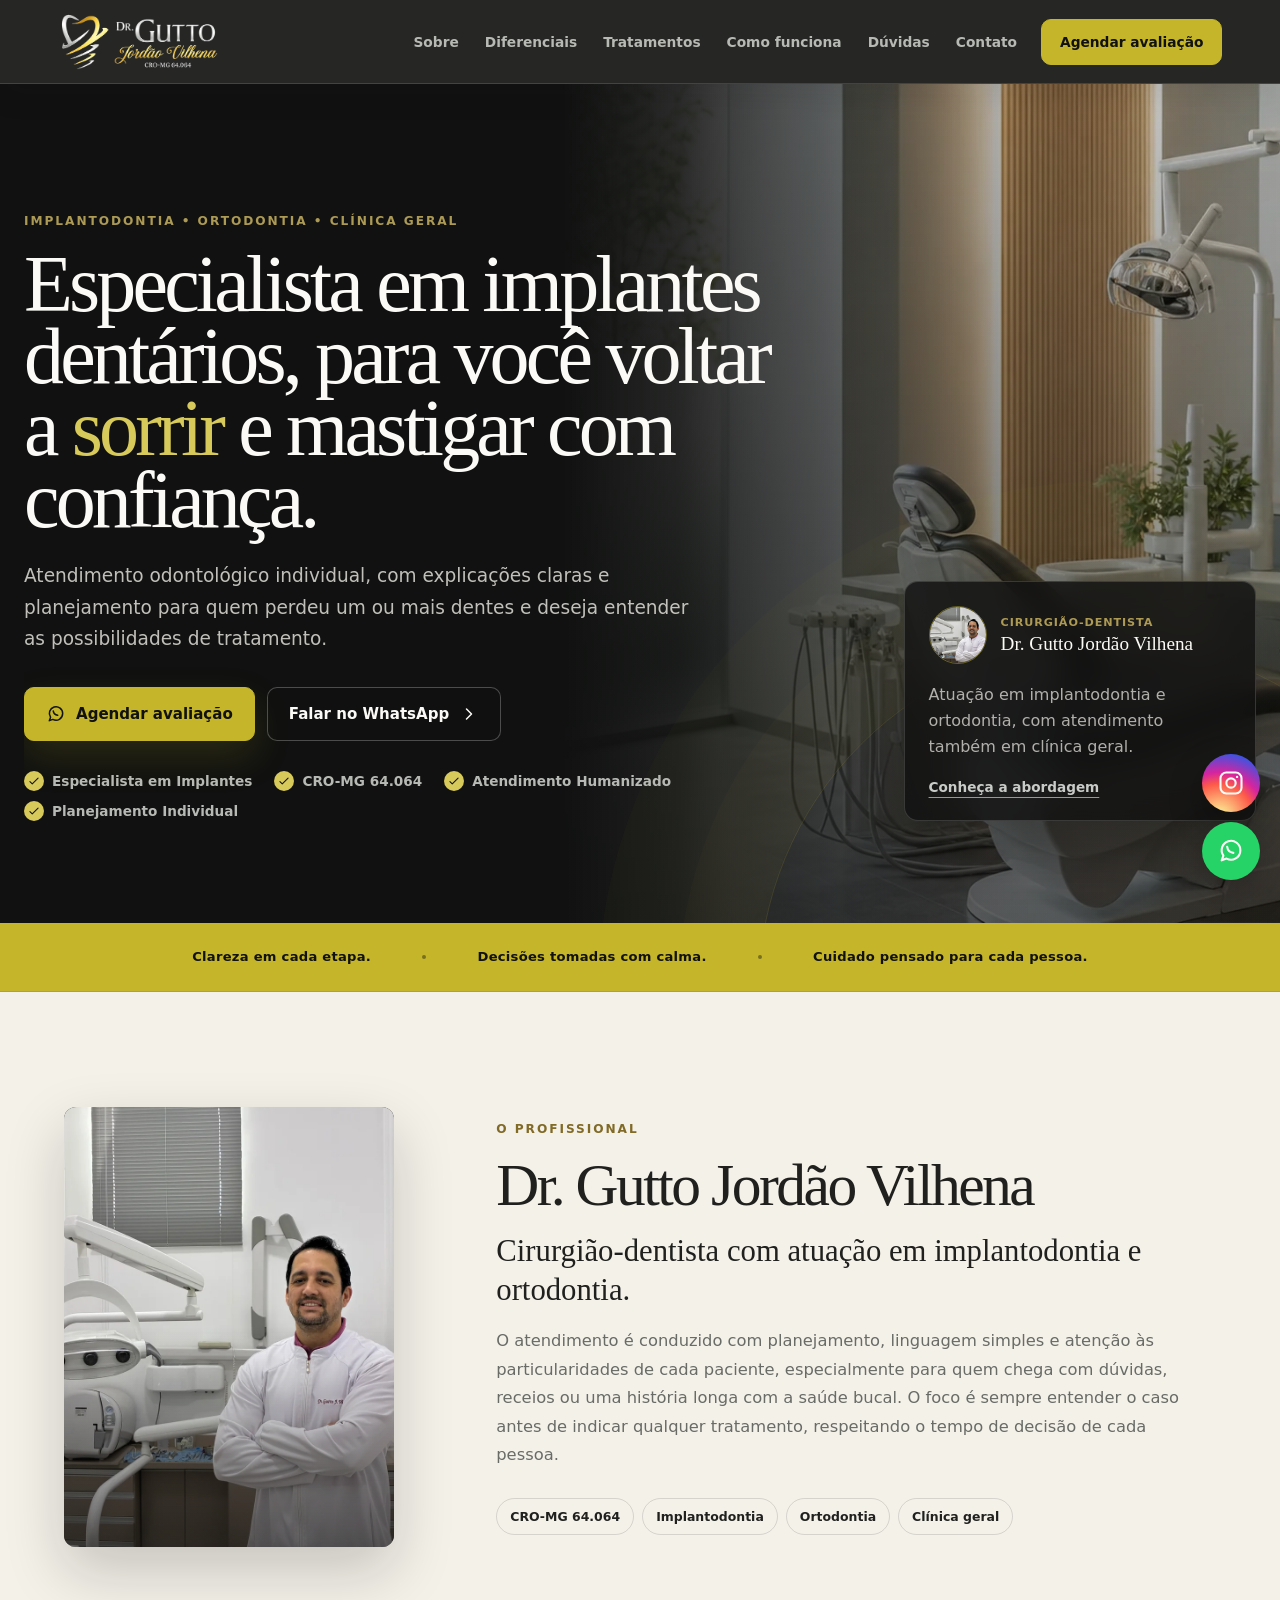
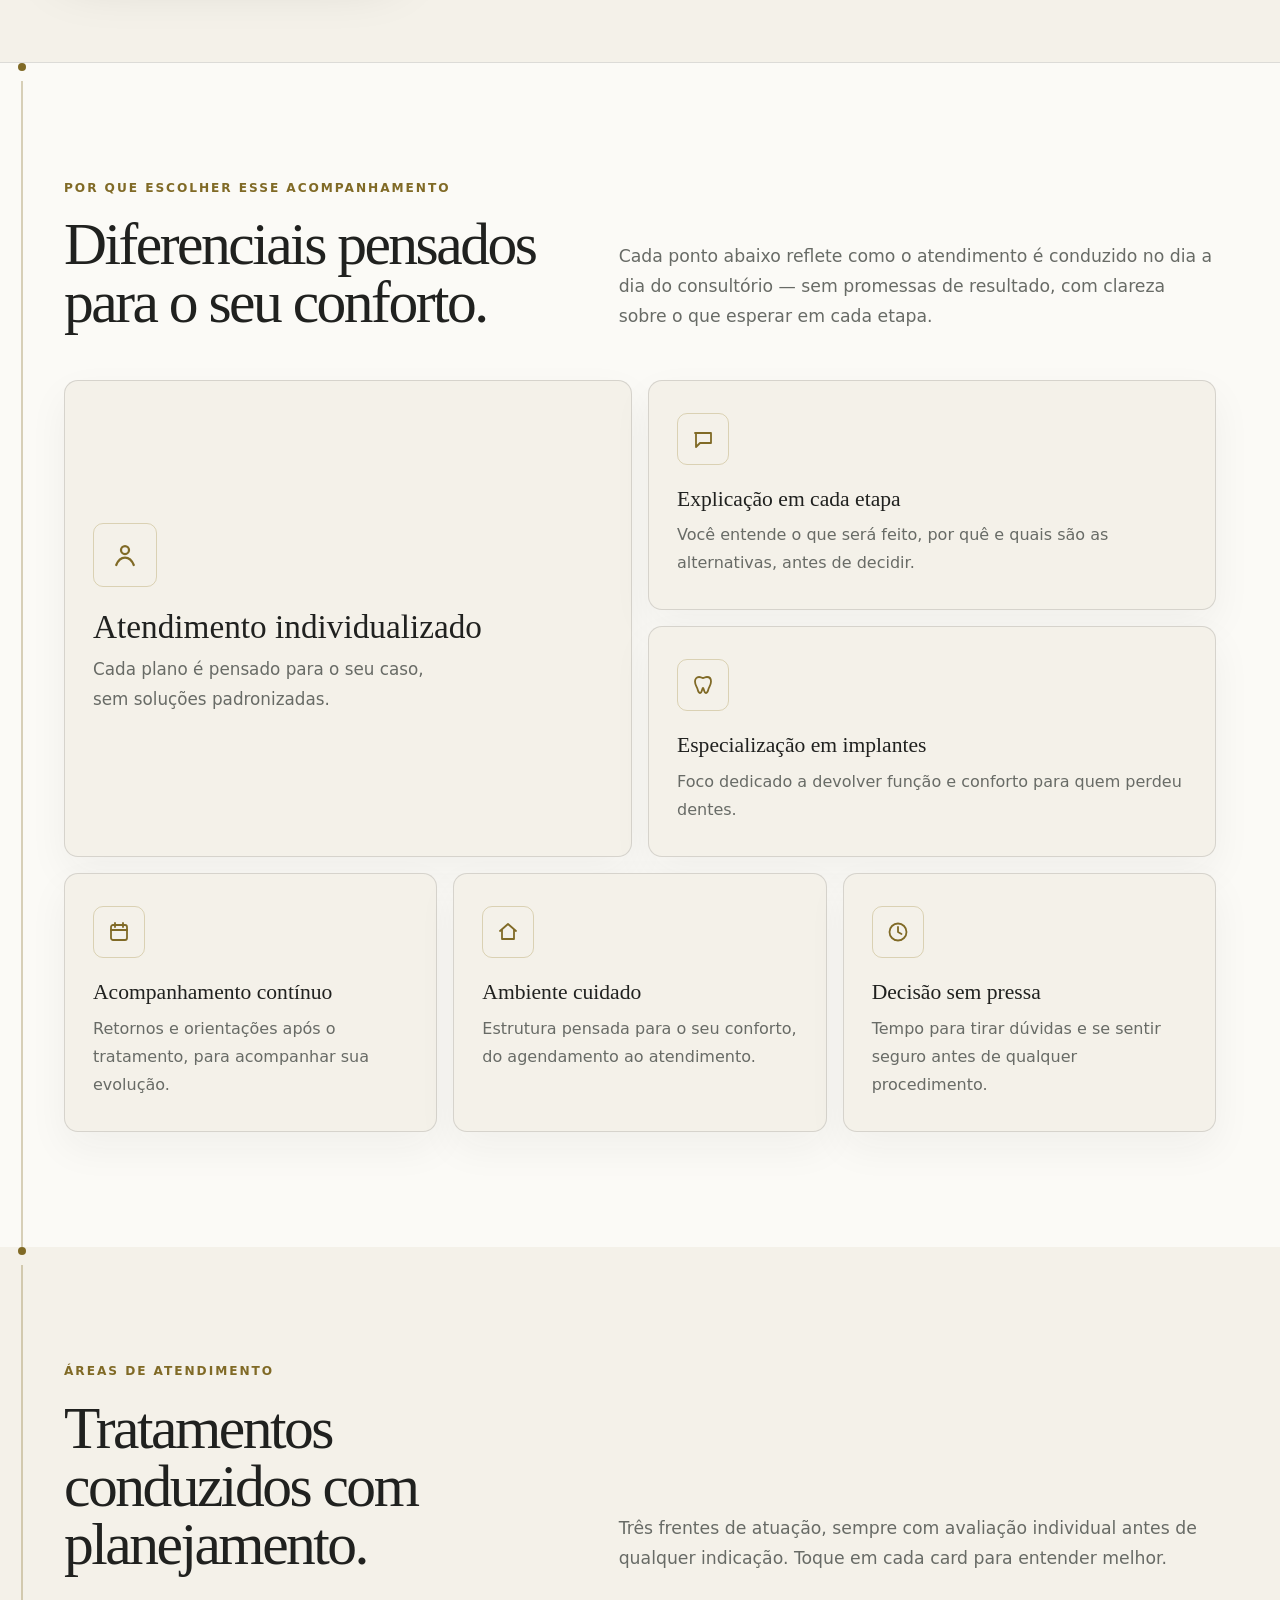
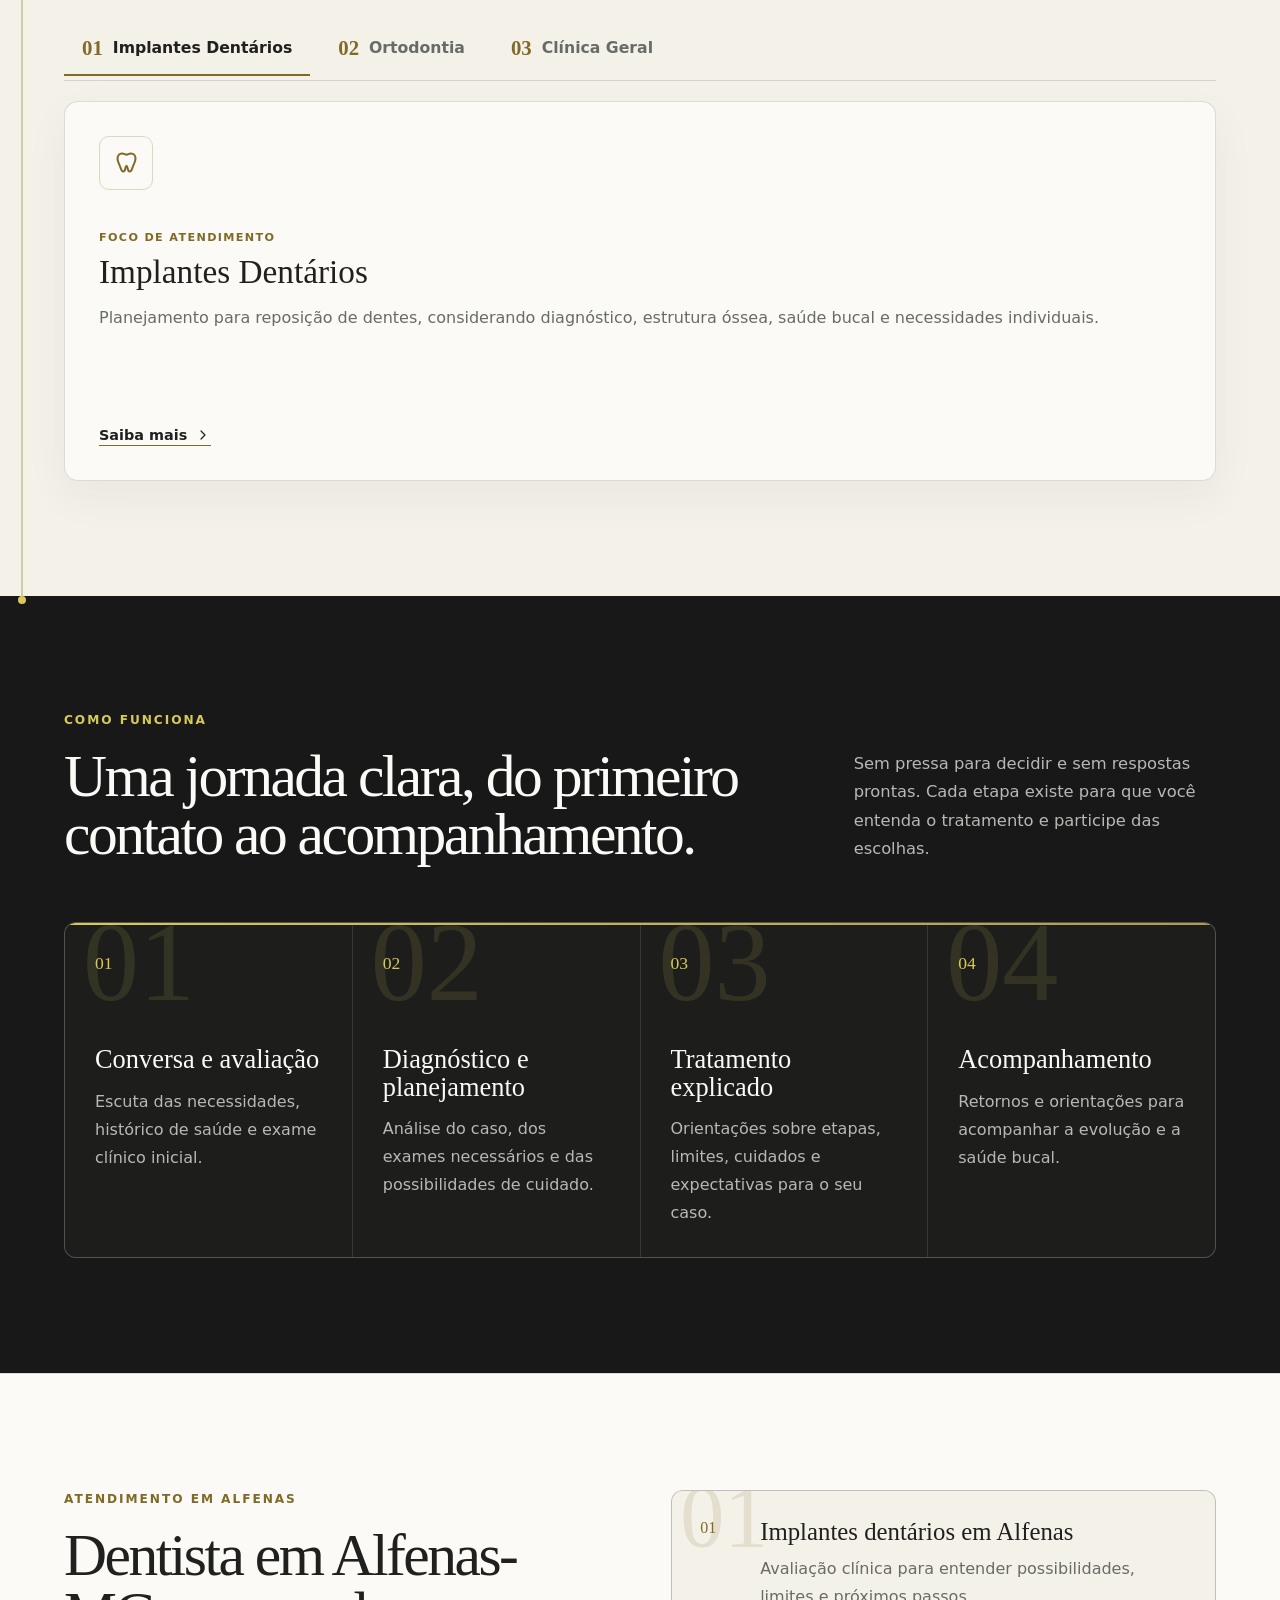
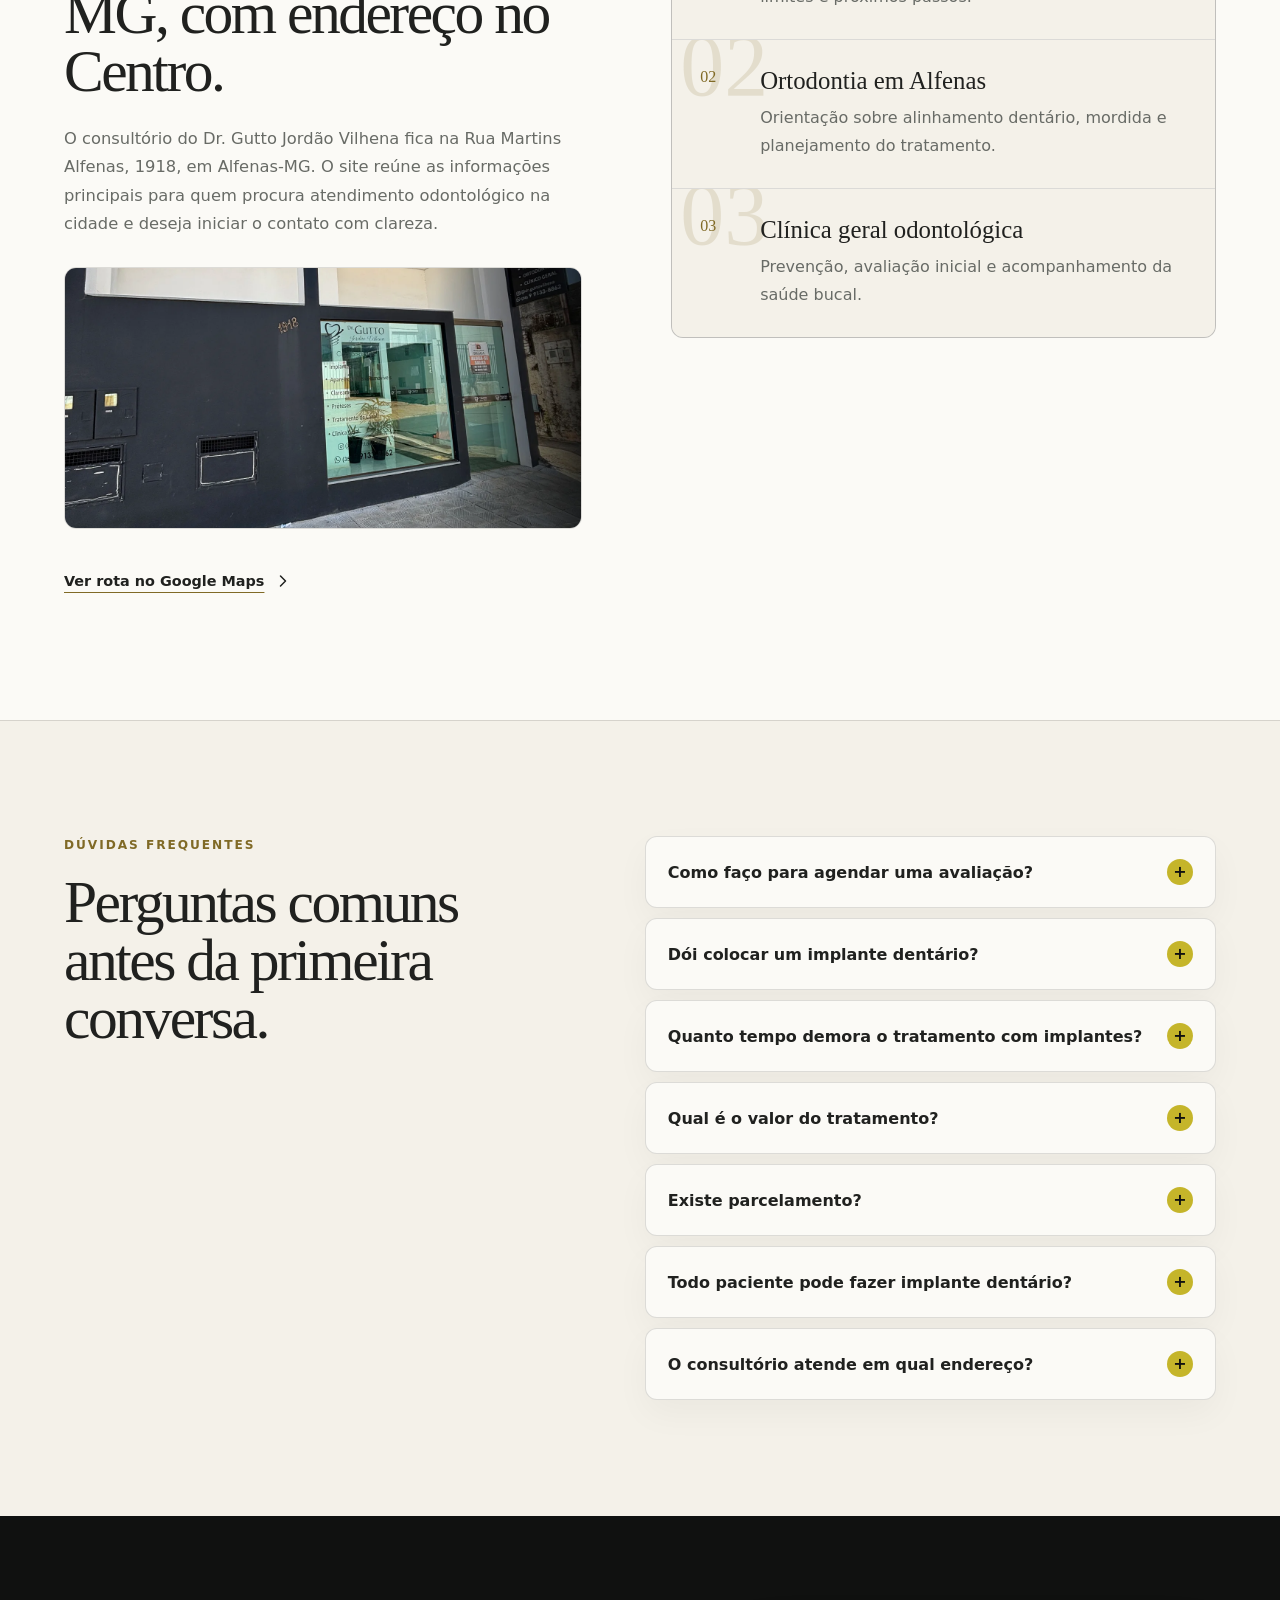
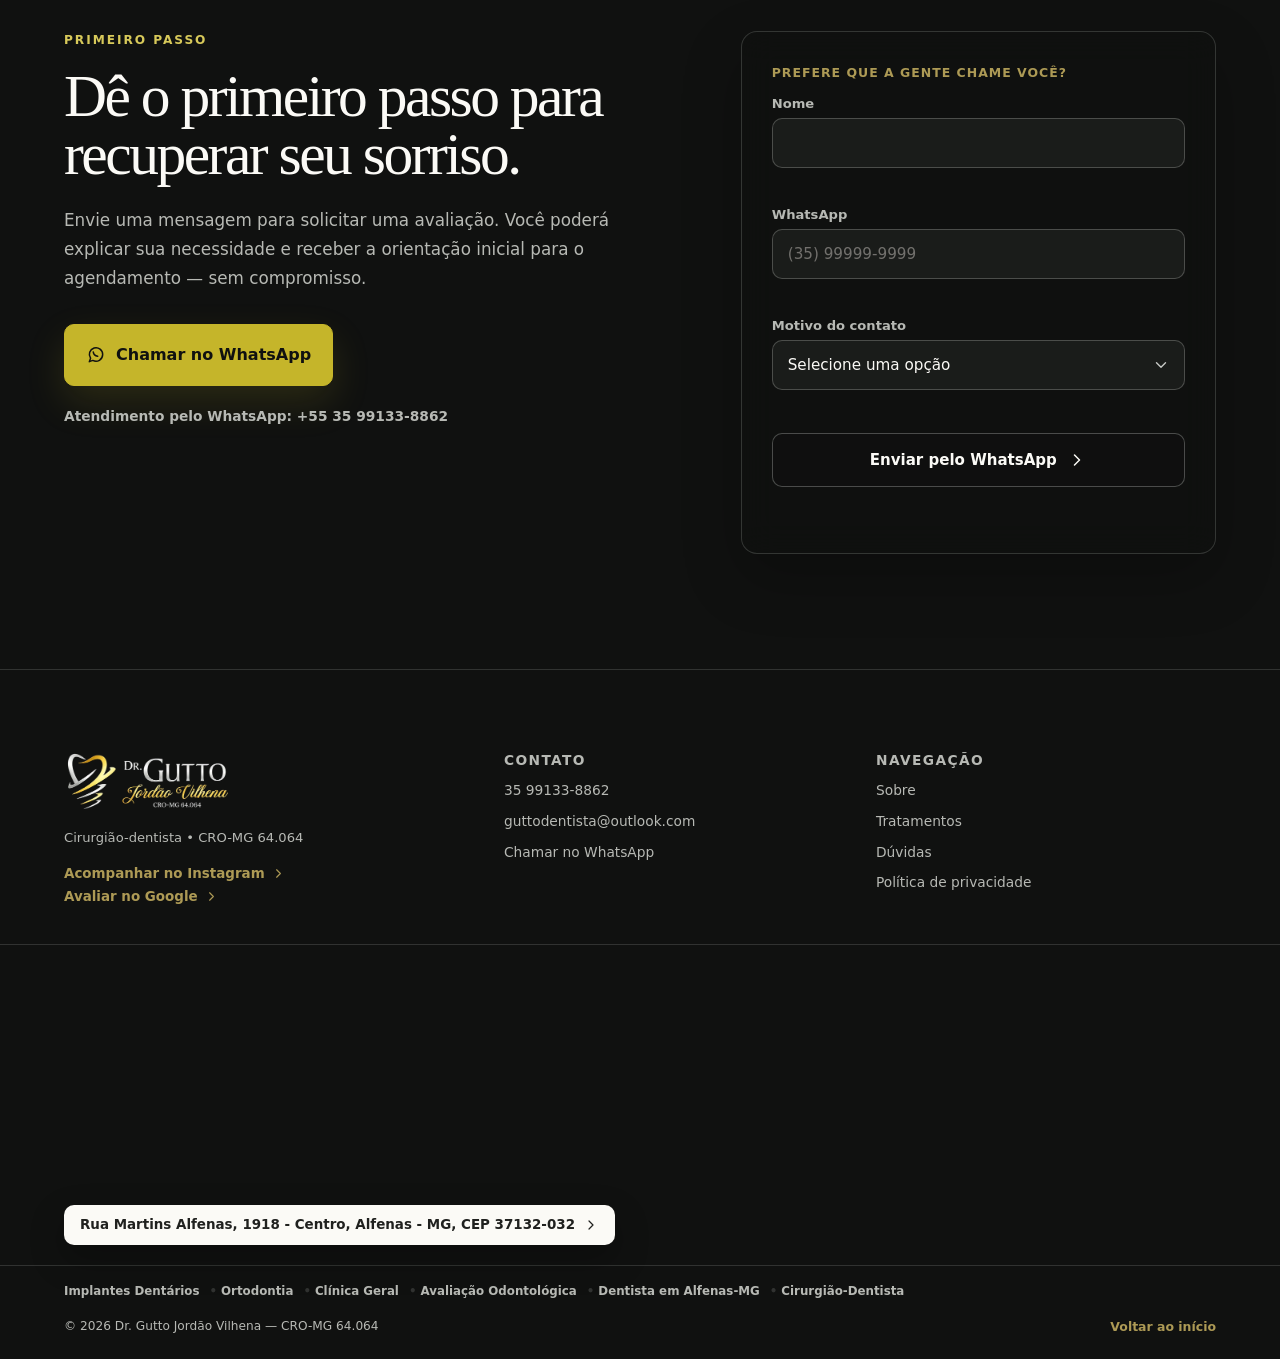
<file: outputs/index.html>
<!doctype html>
<html lang="pt-BR">
  <head>
    <meta charset="utf-8" />
    <meta name="viewport" content="width=device-width, initial-scale=1" />
    <title>Dr. Gutto Jordão Vilhena | Dentista em Alfenas-MG</title>
    <meta
      name="description"
      content="Dr. Gutto Jordão Vilhena, cirurgião-dentista em Alfenas-MG. CRO-MG 64.064. Implantes dentários, ortodontia e clínica geral, com planejamento individual. Agende pelo WhatsApp."
    />
    <meta name="robots" content="index, follow" />
    <meta property="og:title" content="Dr. Gutto Jordão Vilhena" />
    <meta
      property="og:description"
      content="Implantes dentários, ortodontia e clínica geral em Alfenas-MG, com planejamento claro, WhatsApp, e-mail e rota para o consultório."
    />
    <meta property="og:type" content="website" />
    <meta property="og:locale" content="pt_BR" />
    <meta property="og:site_name" content="Dr. Gutto Jordão Vilhena" />
    <meta property="og:url" content="https://www.drguttovilhena.com.br/" />
    <meta
      property="og:image"
      content="https://www.drguttovilhena.com.br/assets/share-logo-dr-gutto.png"
    />
    <meta property="og:image:alt" content="Logo Dr. Gutto Jordão Vilhena" />
    <meta property="og:image:width" content="1200" />
    <meta property="og:image:height" content="630" />
    <meta name="twitter:card" content="summary_large_image" />
    <meta name="twitter:title" content="Dr. Gutto Jordão Vilhena | Dentista em Alfenas-MG" />
    <meta
      name="twitter:description"
      content="Implantes dentários, ortodontia e clínica geral em Alfenas-MG. Agende pelo WhatsApp."
    />
    <meta name="twitter:image" content="https://www.drguttovilhena.com.br/assets/share-logo-dr-gutto.png" />
    <meta name="theme-color" content="#171817" />
    <link rel="canonical" href="https://www.drguttovilhena.com.br/" />
    <link rel="icon" href="assets/favicon.svg" type="image/svg+xml" />
    <link rel="preload" href="assets/dental-clinic-hero.webp" as="image" type="image/webp" fetchpriority="high" />
    <link rel="stylesheet" href="styles.css?v=20260725-fix-rail-line-position" />
    <script type="application/ld+json">
      {
        "@context": "https://schema.org",
        "@type": "Dentist",
        "@id": "https://www.drguttovilhena.com.br/#dentist",
        "name": "Dr. Gutto Jordão Vilhena",
        "url": "https://www.drguttovilhena.com.br/",
        "image": "https://www.drguttovilhena.com.br/assets/share-logo-dr-gutto.png",
        "telephone": "+5535991338862",
        "email": "guttodentista@outlook.com",
        "identifier": "CRO-MG 64.064",
        "priceRange": "$$",
        "sameAs": ["https://www.instagram.com/dr.guttovilhena/"],
        "hasMap": "https://maps.app.goo.gl/GqoGFmA3ZqCaj3mr6",
        "areaServed": {
          "@type": "City",
          "name": "Alfenas-MG"
        },
        "address": {
          "@type": "PostalAddress",
          "streetAddress": "Rua Martins Alfenas, 1918",
          "addressLocality": "Alfenas",
          "addressRegion": "MG",
          "postalCode": "37132-032",
          "addressCountry": "BR"
        },
        "openingHoursSpecification": [
          {
            "@type": "OpeningHoursSpecification",
            "dayOfWeek": ["Monday", "Tuesday", "Wednesday", "Thursday", "Friday"],
            "opens": "08:30",
            "closes": "19:00"
          },
          {
            "@type": "OpeningHoursSpecification",
            "dayOfWeek": "Saturday",
            "opens": "09:00",
            "closes": "12:00"
          }
        ]
      }
    </script>
    <script type="application/ld+json">
      {
        "@context": "https://schema.org",
        "@type": "FAQPage",
        "mainEntity": [
          {
            "@type": "Question",
            "name": "Como agendar uma avaliação com o Dr. Gutto?",
            "acceptedAnswer": {
              "@type": "Answer",
              "text": "O agendamento pode ser iniciado pelo WhatsApp do consultório: +55 35 99133-8862."
            }
          },
          {
            "@type": "Question",
            "name": "Dói colocar um implante dentário?",
            "acceptedAnswer": {
              "@type": "Answer",
              "text": "O procedimento é realizado com anestesia local e o desconforto costuma ser controlado durante o atendimento. As sensações no pós-operatório variam de pessoa para pessoa e são explicadas durante o planejamento."
            }
          },
          {
            "@type": "Question",
            "name": "Quanto tempo demora o tratamento com implantes?",
            "acceptedAnswer": {
              "@type": "Answer",
              "text": "O tempo varia de acordo com o caso, o tipo de implante indicado e a condição óssea de cada paciente. Esses prazos são explicados durante a avaliação e o planejamento."
            }
          },
          {
            "@type": "Question",
            "name": "Qual é o valor do tratamento?",
            "acceptedAnswer": {
              "@type": "Answer",
              "text": "O valor depende do plano definido após a avaliação clínica, já que cada caso tem necessidades diferentes. Os valores são apresentados com transparência durante o planejamento."
            }
          },
          {
            "@type": "Question",
            "name": "Existe parcelamento?",
            "acceptedAnswer": {
              "@type": "Answer",
              "text": "Sim, o consultório oferece opções de parcelamento. As condições são combinadas durante a avaliação, de acordo com o tratamento indicado para o seu caso."
            }
          },
          {
            "@type": "Question",
            "name": "Todo paciente pode fazer implante dentário?",
            "acceptedAnswer": {
              "@type": "Answer",
              "text": "A indicação de implantes depende de avaliação clínica, exames e planejamento individual. O primeiro passo é uma conversa com o cirurgião-dentista."
            }
          },
          {
            "@type": "Question",
            "name": "Onde fica o consultório?",
            "acceptedAnswer": {
              "@type": "Answer",
              "text": "O atendimento acontece na Rua Martins Alfenas, 1918, Centro, Alfenas-MG, CEP 37132-032."
            }
          }
        ]
      }
    </script>
  </head>
  <body>
    <a class="skip-link" href="#conteudo">Ir para o conteúdo</a>

    <header class="site-header" data-header>
      <a class="brand" href="#inicio" aria-label="Dr. Gutto Jordão Vilhena - início">
        <picture>
          <source srcset="assets/logo-dr-gutto-provisoria.webp" type="image/webp" />
          <img
            class="brand-logo"
            src="assets/logo-dr-gutto-provisoria.png"
            alt="Dr. Gutto Jordão Vilhena"
            width="206"
            height="78"
          />
        </picture>
      </a>

      <button
        class="nav-toggle"
        type="button"
        aria-label="Abrir menu"
        aria-expanded="false"
        aria-controls="site-nav"
      >
        <svg viewBox="0 0 24 24" aria-hidden="true">
          <path d="M4 7h16M4 12h16M4 17h16" />
        </svg>
      </button>

      <nav class="site-nav" id="site-nav" aria-label="Navegação principal">
        <a href="#sobre">Sobre</a>
        <a href="#diferenciais">Diferenciais</a>
        <a href="#tratamentos">Tratamentos</a>
        <a href="#abordagem">Como funciona</a>
        <a href="#duvidas">Dúvidas</a>
        <a href="#contato">Contato</a>
        <a
          class="nav-action"
          href="https://wa.me/5535991338862?text=Ol%C3%A1%2C%20Dr.%20Gutto%21%20Gostaria%20de%20agendar%20uma%20avalia%C3%A7%C3%A3o."
          target="_blank"
          rel="noreferrer"
        >
          Agendar avaliação
        </a>
      </nav>
    </header>

    <main id="conteudo">
      <section class="hero" id="inicio" aria-labelledby="hero-title">
        <div class="hero-inner">
          <div class="hero-content" data-reveal="wipe">
            <p class="eyebrow">Implantodontia • Ortodontia • Clínica geral</p>
            <h1 id="hero-title">
              Especialista em implantes dentários, para você voltar a <em>sorrir</em> e mastigar
              com confiança.
            </h1>
            <p class="hero-copy">
              Atendimento odontológico individual, com explicações claras e planejamento para
              quem perdeu um ou mais dentes e deseja entender as possibilidades de tratamento.
            </p>

            <div class="hero-actions" aria-label="Ações principais">
              <a
                class="button button-gold"
                href="https://wa.me/5535991338862?text=Ol%C3%A1%2C%20Dr.%20Gutto%21%20Gostaria%20de%20agendar%20uma%20avalia%C3%A7%C3%A3o."
                target="_blank"
                rel="noreferrer"
              >
                <svg viewBox="0 0 24 24" aria-hidden="true">
                  <path d="M20 11.5a8 8 0 0 1-11.8 7L4 20l1.5-4.1A8 8 0 1 1 20 11.5Z" />
                  <path d="M8.7 8.3c.4 3.2 2.1 4.9 5.3 5.3" />
                </svg>
                Agendar avaliação
              </a>
              <a
                class="button button-outline"
                href="https://wa.me/5535991338862?text=Ol%C3%A1%2C%20Dr.%20Gutto%21%20Tenho%20uma%20d%C3%BAvida%20e%20gostaria%20de%20conversar."
                target="_blank"
                rel="noreferrer"
              >
                Falar no WhatsApp
                <svg viewBox="0 0 24 24" aria-hidden="true">
                  <path d="m9 18 6-6-6-6" />
                </svg>
              </a>
            </div>

            <ul class="hero-indicators" aria-label="Diferenciais rápidos">
              <li>
                <svg viewBox="0 0 24 24" aria-hidden="true"><path d="M5 13l4 4L19 7" /></svg>
                Especialista em Implantes
              </li>
              <li>
                <svg viewBox="0 0 24 24" aria-hidden="true"><path d="M5 13l4 4L19 7" /></svg>
                CRO-MG 64.064
              </li>
              <li>
                <svg viewBox="0 0 24 24" aria-hidden="true"><path d="M5 13l4 4L19 7" /></svg>
                Atendimento Humanizado
              </li>
              <li>
                <svg viewBox="0 0 24 24" aria-hidden="true"><path d="M5 13l4 4L19 7" /></svg>
                Planejamento Individual
              </li>
            </ul>
          </div>

          <aside class="hero-card" aria-label="Perfil profissional" data-reveal style="--delay: 120ms">
            <div class="profile-row">
              <picture>
                <source srcset="assets/dr-gutto-profile.webp" type="image/webp" />
                <img src="assets/dr-gutto-profile.jpg" alt="Dr. Gutto Jordão Vilhena" width="58" height="58" />
              </picture>
              <div>
                <span>Cirurgião-dentista</span>
                <strong>Dr. Gutto Jordão Vilhena</strong>
              </div>
            </div>
            <p>
              Atuação em implantodontia e ortodontia, com atendimento também em clínica geral.
            </p>
            <a href="#sobre">Conheça a abordagem</a>
          </aside>
        </div>
      </section>

      <section class="assurance" aria-label="Princípios do atendimento">
        <div class="assurance-inner">
          <p>Clareza em cada etapa.</p>
          <span aria-hidden="true"></span>
          <p>Decisões tomadas com calma.</p>
          <span aria-hidden="true"></span>
          <p>Cuidado pensado para cada pessoa.</p>
        </div>
      </section>

      <section class="section professional-section" id="sobre" aria-labelledby="sobre-title">
        <div class="professional-card">
          <div class="professional-photo" data-reveal>
            <picture>
              <source srcset="assets/dr-gutto-profile.webp" type="image/webp" />
              <img src="assets/dr-gutto-profile.jpg" alt="Retrato de Dr. Gutto Jordão Vilhena" width="112" height="112" loading="lazy" />
            </picture>
          </div>
          <div class="professional-copy" data-reveal style="--delay: 100ms">
            <p class="section-kicker">O profissional</p>
            <h2 id="sobre-title">Dr. Gutto Jordão Vilhena</h2>
            <p class="professional-lead">
              Cirurgião-dentista com atuação em implantodontia e ortodontia.
            </p>
            <p>
              O atendimento é conduzido com planejamento, linguagem simples e atenção às
              particularidades de cada paciente, especialmente para quem chega com dúvidas,
              receios ou uma história longa com a saúde bucal. O foco é sempre entender o caso
              antes de indicar qualquer tratamento, respeitando o tempo de decisão de cada pessoa.
            </p>
            <div class="professional-credentials">
              <span>CRO-MG 64.064</span>
              <span>Implantodontia</span>
              <span>Ortodontia</span>
              <span>Clínica geral</span>
            </div>
          </div>
        </div>
      </section>

      <section class="section differentials-section" id="diferenciais" aria-labelledby="diferenciais-title">
        <div class="rail-marker rail-marker--light" aria-hidden="true">
          <span class="rail-dot"></span>
          <span class="rail-line" data-rail></span>
        </div>
        <div class="section-heading">
          <div data-reveal>
            <p class="section-kicker">Por que escolher esse acompanhamento</p>
            <h2 id="diferenciais-title">Diferenciais pensados para o seu conforto.</h2>
          </div>
          <p class="section-intro" data-reveal style="--delay: 80ms">
            Cada ponto abaixo reflete como o atendimento é conduzido no dia a dia do consultório —
            sem promessas de resultado, com clareza sobre o que esperar em cada etapa.
          </p>
        </div>

        <div class="differentials-grid">
          <article class="differential-card" data-reveal style="--delay: 0ms">
            <div class="differential-icon">
              <svg viewBox="0 0 24 24" aria-hidden="true">
                <circle cx="12" cy="8" r="3.2" />
                <path d="M5 20c1.5-4 4.2-6 7-6s5.5 2 7 6" />
              </svg>
            </div>
            <h3>Atendimento individualizado</h3>
            <p>Cada plano é pensado para o seu caso, sem soluções padronizadas.</p>
          </article>

          <article class="differential-card" data-reveal style="--delay: 60ms">
            <div class="differential-icon">
              <svg viewBox="0 0 24 24" aria-hidden="true">
                <path d="M4 6h16v10H9l-4 4V6Z" />
              </svg>
            </div>
            <h3>Explicação em cada etapa</h3>
            <p>Você entende o que será feito, por quê e quais são as alternativas, antes de decidir.</p>
          </article>

          <article class="differential-card" data-reveal style="--delay: 120ms">
            <div class="differential-icon">
              <svg viewBox="0 0 24 24" aria-hidden="true">
                <path d="M8 4c2.2 0 2.4 1 4 1s1.8-1 4-1c2.4 0 4 1.9 4 4.5 0 3.5-1.9 5.2-2.7 8.1-.5 1.7-.9 3.4-2.5 3.4-1.3 0-1.4-1.3-1.8-2.8-.3-1.1-.5-2.2-1-2.2s-.7 1.1-1 2.2c-.4 1.5-.5 2.8-1.8 2.8-1.6 0-2-1.7-2.5-3.4C5.9 13.7 4 12 4 8.5 4 5.9 5.6 4 8 4Z" />
              </svg>
            </div>
            <h3>Especialização em implantes</h3>
            <p>Foco dedicado a devolver função e conforto para quem perdeu dentes.</p>
          </article>

          <article class="differential-card" data-reveal style="--delay: 0ms">
            <div class="differential-icon">
              <svg viewBox="0 0 24 24" aria-hidden="true">
                <rect x="4" y="5" width="16" height="15" rx="2" />
                <path d="M4 10h16M8 3v4M16 3v4" />
              </svg>
            </div>
            <h3>Acompanhamento contínuo</h3>
            <p>Retornos e orientações após o tratamento, para acompanhar sua evolução.</p>
          </article>

          <article class="differential-card" data-reveal style="--delay: 60ms">
            <div class="differential-icon">
              <svg viewBox="0 0 24 24" aria-hidden="true">
                <path d="M4 11 12 4l8 7" />
                <path d="M6 10v9h12v-9" />
              </svg>
            </div>
            <h3>Ambiente cuidado</h3>
            <p>Estrutura pensada para o seu conforto, do agendamento ao atendimento.</p>
          </article>

          <article class="differential-card" data-reveal style="--delay: 120ms">
            <div class="differential-icon">
              <svg viewBox="0 0 24 24" aria-hidden="true">
                <circle cx="12" cy="12" r="8.5" />
                <path d="M12 7v5l3.5 2" />
              </svg>
            </div>
            <h3>Decisão sem pressa</h3>
            <p>Tempo para tirar dúvidas e se sentir seguro antes de qualquer procedimento.</p>
          </article>
        </div>
      </section>

      <section class="section treatments-section" id="tratamentos" aria-labelledby="tratamentos-title">
        <div class="rail-marker rail-marker--light" aria-hidden="true">
          <span class="rail-dot"></span>
          <span class="rail-line" data-rail></span>
        </div>
        <div class="section-heading">
          <div data-reveal>
            <p class="section-kicker">Áreas de atendimento</p>
            <h2 id="tratamentos-title">Tratamentos conduzidos com planejamento.</h2>
          </div>
          <p class="section-intro" data-reveal style="--delay: 80ms">
            Três frentes de atuação, sempre com avaliação individual antes de qualquer indicação.
            Toque em cada card para entender melhor.
          </p>
        </div>

        <div class="treatment-panel" data-reveal>
          <div class="treatment-tabs" role="tablist" aria-label="Escolha um tratamento">
            <button
              type="button"
              role="tab"
              id="tab-implantes"
              aria-controls="panel-implantes"
              aria-selected="true"
              tabindex="0"
              class="treatment-tab is-active"
              data-treatment-tab="implantes"
            >
              <span class="tab-index" aria-hidden="true">01</span>
              <span class="tab-label">Implantes Dentários</span>
            </button>
            <button
              type="button"
              role="tab"
              id="tab-ortodontia"
              aria-controls="panel-ortodontia"
              aria-selected="false"
              tabindex="-1"
              class="treatment-tab"
              data-treatment-tab="ortodontia"
            >
              <span class="tab-index" aria-hidden="true">02</span>
              <span class="tab-label">Ortodontia</span>
            </button>
            <button
              type="button"
              role="tab"
              id="tab-clinica-geral"
              aria-controls="panel-clinica-geral"
              aria-selected="false"
              tabindex="-1"
              class="treatment-tab"
              data-treatment-tab="clinica-geral"
            >
              <span class="tab-index" aria-hidden="true">03</span>
              <span class="tab-label">Clínica Geral</span>
            </button>
          </div>

          <div class="treatment-panels">
            <article
              role="tabpanel"
              id="panel-implantes"
              aria-labelledby="tab-implantes"
              tabindex="0"
              class="treatment-content is-active"
              data-treatment-panel="implantes"
            >
              <div class="treatment-icon">
                <svg viewBox="0 0 24 24" aria-hidden="true">
                  <path d="M8 4c2.2 0 2.4 1 4 1s1.8-1 4-1c2.4 0 4 1.9 4 4.5 0 3.5-1.9 5.2-2.7 8.1-.5 1.7-.9 3.4-2.5 3.4-1.3 0-1.4-1.3-1.8-2.8-.3-1.1-.5-2.2-1-2.2s-.7 1.1-1 2.2c-.4 1.5-.5 2.8-1.8 2.8-1.6 0-2-1.7-2.5-3.4C5.9 13.7 4 12 4 8.5 4 5.9 5.6 4 8 4Z" />
                </svg>
              </div>
              <p class="card-label">Foco de atendimento</p>
              <h3>Implantes Dentários</h3>
              <p>
                Planejamento para reposição de dentes, considerando diagnóstico, estrutura óssea,
                saúde bucal e necessidades individuais.
              </p>
              <button class="treatment-more" type="button" data-open-modal="implantes">
                Saiba mais
                <svg viewBox="0 0 24 24" aria-hidden="true"><path d="m9 18 6-6-6-6" /></svg>
              </button>
            </article>

            <article
              role="tabpanel"
              id="panel-ortodontia"
              aria-labelledby="tab-ortodontia"
              tabindex="0"
              class="treatment-content"
              data-treatment-panel="ortodontia"
              hidden
            >
              <div class="treatment-icon">
                <svg viewBox="0 0 24 24" aria-hidden="true">
                  <path d="M5 9c1.9-2 4.2-3 7-3s5.1 1 7 3" />
                  <path d="M5 15c1.9 2 4.2 3 7 3s5.1-1 7-3" />
                  <path d="M7 9v6M12 7v10M17 9v6" />
                </svg>
              </div>
              <p class="card-label">Alinhamento e mordida</p>
              <h3>Ortodontia</h3>
              <p>
                Avaliação da posição dos dentes e da mordida para definir um tratamento compatível
                com cada fase da vida.
              </p>
              <button class="treatment-more" type="button" data-open-modal="ortodontia">
                Saiba mais
                <svg viewBox="0 0 24 24" aria-hidden="true"><path d="m9 18 6-6-6-6" /></svg>
              </button>
            </article>

            <article
              role="tabpanel"
              id="panel-clinica-geral"
              aria-labelledby="tab-clinica-geral"
              tabindex="0"
              class="treatment-content"
              data-treatment-panel="clinica-geral"
              hidden
            >
              <div class="treatment-icon">
                <svg viewBox="0 0 24 24" aria-hidden="true">
                  <path d="M8 7h8M8 12h8M8 17h5" />
                  <rect x="5" y="3" width="14" height="18" rx="2" />
                </svg>
              </div>
              <p class="card-label">Prevenção e cuidado</p>
              <h3>Clínica Geral</h3>
              <p>
                Avaliação odontológica, prevenção e acompanhamento da saúde bucal com orientações
                claras para cada necessidade.
              </p>
              <button class="treatment-more" type="button" data-open-modal="clinica-geral">
                Saiba mais
                <svg viewBox="0 0 24 24" aria-hidden="true"><path d="m9 18 6-6-6-6" /></svg>
              </button>
            </article>
          </div>
        </div>
      </section>

      <div class="modal-overlay" data-modal-overlay hidden>
        <div
          class="modal"
          role="dialog"
          aria-modal="true"
          aria-labelledby="modal-title-implantes"
          data-modal-panel="implantes"
          hidden
        >
          <button class="modal-close" type="button" data-modal-close aria-label="Fechar">
            <svg viewBox="0 0 24 24" aria-hidden="true"><path d="M6 6l12 12M18 6 6 18" /></svg>
          </button>
          <p class="section-kicker">Implantes dentários</p>
          <h3 id="modal-title-implantes">Um tratamento começa por entender o seu caso.</h3>
          <p class="modal-lead">
            O implante pode ser uma possibilidade para substituir dentes perdidos. A indicação
            depende de avaliação clínica, exames e uma conversa transparente sobre etapas,
            cuidados e alternativas.
          </p>
          <div class="modal-points">
            <div>
              <h4>Perdeu um ou mais dentes?</h4>
              <p>A avaliação ajuda a compreender quais caminhos podem ser considerados para recuperar função e conforto.</p>
            </div>
            <div>
              <h4>A prótese causa desconforto?</h4>
              <p>Cada situação exige análise individual para entender estabilidade, adaptação e possibilidades de tratamento.</p>
            </div>
            <div>
              <h4>Tem dificuldade ao mastigar?</h4>
              <p>Investigar a causa é o primeiro passo para construir um plano odontológico adequado às suas necessidades.</p>
            </div>
          </div>
          <a
            class="button button-gold"
            href="https://wa.me/5535991338862?text=Ol%C3%A1%2C%20Dr.%20Gutto%21%20Gostaria%20de%20conversar%20sobre%20implantes%20dent%C3%A1rios."
            target="_blank"
            rel="noreferrer"
          >
            Falar sobre implantes
          </a>
        </div>

        <div
          class="modal"
          role="dialog"
          aria-modal="true"
          aria-labelledby="modal-title-ortodontia"
          data-modal-panel="ortodontia"
          hidden
        >
          <button class="modal-close" type="button" data-modal-close aria-label="Fechar">
            <svg viewBox="0 0 24 24" aria-hidden="true"><path d="M6 6l12 12M18 6 6 18" /></svg>
          </button>
          <p class="section-kicker">Ortodontia</p>
          <h3 id="modal-title-ortodontia">Um plano de alinhamento pensado para a sua fase de vida.</h3>
          <p class="modal-lead">
            O tratamento ortodôntico começa por entender como os dentes e a mordida se relacionam
            hoje, antes de indicar a abordagem mais adequada para o seu caso.
          </p>
          <div class="modal-points">
            <div>
              <h4>Avaliação inicial</h4>
              <p>Exame da posição dos dentes, da mordida e do histórico odontológico.</p>
            </div>
            <div>
              <h4>Plano individual</h4>
              <p>Cada tratamento é definido conforme a fase da vida e a necessidade do paciente.</p>
            </div>
            <div>
              <h4>Acompanhamento</h4>
              <p>Retornos periódicos para ajustar o tratamento e acompanhar a evolução.</p>
            </div>
          </div>
          <a
            class="button button-gold"
            href="https://wa.me/5535991338862?text=Ol%C3%A1%2C%20Dr.%20Gutto%21%20Gostaria%20de%20conversar%20sobre%20ortodontia."
            target="_blank"
            rel="noreferrer"
          >
            Falar sobre ortodontia
          </a>
        </div>

        <div
          class="modal"
          role="dialog"
          aria-modal="true"
          aria-labelledby="modal-title-clinica-geral"
          data-modal-panel="clinica-geral"
          hidden
        >
          <button class="modal-close" type="button" data-modal-close aria-label="Fechar">
            <svg viewBox="0 0 24 24" aria-hidden="true"><path d="M6 6l12 12M18 6 6 18" /></svg>
          </button>
          <p class="section-kicker">Clínica geral</p>
          <h3 id="modal-title-clinica-geral">A base do cuidado com a sua saúde bucal.</h3>
          <p class="modal-lead">
            A clínica geral cobre a prevenção e a identificação precoce de problemas, com
            orientação clara sobre os próximos passos, quando necessários.
          </p>
          <div class="modal-points">
            <div>
              <h4>Avaliação odontológica</h4>
              <p>Exame clínico completo para identificar necessidades e prioridades.</p>
            </div>
            <div>
              <h4>Prevenção</h4>
              <p>Orientações para reduzir riscos e manter a saúde bucal em dia.</p>
            </div>
            <div>
              <h4>Encaminhamento</h4>
              <p>Quando necessário, indicação para tratamentos mais específicos, como implantes ou ortodontia.</p>
            </div>
          </div>
          <a
            class="button button-gold"
            href="https://wa.me/5535991338862?text=Ol%C3%A1%2C%20Dr.%20Gutto%21%20Gostaria%20de%20agendar%20uma%20avalia%C3%A7%C3%A3o%20de%20rotina."
            target="_blank"
            rel="noreferrer"
          >
            Agendar avaliação de rotina
          </a>
        </div>
      </div>

      <section class="section process-section" id="abordagem" aria-labelledby="abordagem-title">
        <div class="rail-marker rail-marker--dark rail-marker--end" aria-hidden="true">
          <span class="rail-dot"></span>
        </div>
        <div class="process-header">
          <div data-reveal>
            <p class="section-kicker section-kicker-light">Como funciona</p>
            <h2 id="abordagem-title">Uma jornada clara, do primeiro contato ao acompanhamento.</h2>
          </div>
          <p data-reveal style="--delay: 80ms">
            Sem pressa para decidir e sem respostas prontas. Cada etapa existe para que você
            entenda o tratamento e participe das escolhas.
          </p>
        </div>

        <ol class="process-list" data-rail>
          <li data-reveal style="--delay: 0ms">
            <span class="step-index-ghost" aria-hidden="true">01</span>
            <span>01</span>
            <div>
              <h3>Conversa e avaliação</h3>
              <p>Escuta das necessidades, histórico de saúde e exame clínico inicial.</p>
            </div>
          </li>
          <li data-reveal style="--delay: 90ms">
            <span class="step-index-ghost" aria-hidden="true">02</span>
            <span>02</span>
            <div>
              <h3>Diagnóstico e planejamento</h3>
              <p>Análise do caso, dos exames necessários e das possibilidades de cuidado.</p>
            </div>
          </li>
          <li data-reveal style="--delay: 180ms">
            <span class="step-index-ghost" aria-hidden="true">03</span>
            <span>03</span>
            <div>
              <h3>Tratamento explicado</h3>
              <p>Orientações sobre etapas, limites, cuidados e expectativas para o seu caso.</p>
            </div>
          </li>
          <li data-reveal style="--delay: 270ms">
            <span class="step-index-ghost" aria-hidden="true">04</span>
            <span>04</span>
            <div>
              <h3>Acompanhamento</h3>
              <p>Retornos e orientações para acompanhar a evolução e a saúde bucal.</p>
            </div>
          </li>
        </ol>
      </section>

      <section class="section local-section" id="alfenas" aria-labelledby="alfenas-title">
        <div class="local-inner">
          <div class="local-copy" data-reveal>
            <p class="section-kicker">Atendimento em Alfenas</p>
            <h2 id="alfenas-title">Dentista em Alfenas-MG, com endereço no Centro.</h2>
            <p>
              O consultório do Dr. Gutto Jordão Vilhena fica na Rua Martins Alfenas,
              1918, em Alfenas-MG. O site reúne as informações principais para quem
              procura atendimento odontológico na cidade e deseja iniciar o contato com clareza.
            </p>
            <div class="local-photo">
              <picture>
                <source srcset="assets/dr-gutto-recepcao.webp" type="image/webp" />
                <img src="assets/dr-gutto-recepcao.jpg" alt="Fachada do consultório do Dr. Gutto Jordão Vilhena em Alfenas-MG" loading="lazy" width="1400" height="840" />
              </picture>
            </div>
            <a
              class="local-map-link"
              href="https://maps.app.goo.gl/GqoGFmA3ZqCaj3mr6"
              target="_blank"
              rel="noreferrer"
            >
              Ver rota no Google Maps
              <svg viewBox="0 0 24 24" aria-hidden="true">
                <path d="m9 18 6-6-6-6" />
              </svg>
            </a>
          </div>
          <div class="local-service-list" aria-label="Buscas locais relacionadas" data-reveal style="--delay: 100ms">
            <article>
              <span class="step-index-ghost" aria-hidden="true">01</span>
              <span>01</span>
              <div>
                <h3>Implantes dentários em Alfenas</h3>
                <p>Avaliação clínica para entender possibilidades, limites e próximos passos.</p>
              </div>
            </article>
            <article>
              <span class="step-index-ghost" aria-hidden="true">02</span>
              <span>02</span>
              <div>
                <h3>Ortodontia em Alfenas</h3>
                <p>Orientação sobre alinhamento dentário, mordida e planejamento do tratamento.</p>
              </div>
            </article>
            <article>
              <span class="step-index-ghost" aria-hidden="true">03</span>
              <span>03</span>
              <div>
                <h3>Clínica geral odontológica</h3>
                <p>Prevenção, avaliação inicial e acompanhamento da saúde bucal.</p>
              </div>
            </article>
          </div>
        </div>
      </section>

      <section class="section faq-section" id="duvidas" aria-labelledby="duvidas-title">
        <div class="faq-inner">
          <div class="faq-heading" data-reveal>
            <p class="section-kicker">Dúvidas frequentes</p>
            <h2 id="duvidas-title">Perguntas comuns antes da primeira conversa.</h2>
          </div>
          <div class="faq-list" data-reveal style="--delay: 80ms">
            <details>
              <summary>Como faço para agendar uma avaliação?</summary>
              <p>
                O contato inicial pode ser feito pelo WhatsApp do consultório. A equipe orienta
                sobre disponibilidade e próximos passos para o agendamento.
              </p>
            </details>
            <details>
              <summary>Dói colocar um implante dentário?</summary>
              <p>
                O procedimento é realizado com anestesia local e o desconforto costuma ser
                controlado durante o atendimento. As sensações no pós-operatório variam de pessoa
                para pessoa e são explicadas durante o planejamento.
              </p>
            </details>
            <details>
              <summary>Quanto tempo demora o tratamento com implantes?</summary>
              <p>
                O tempo varia de acordo com o caso, o tipo de implante indicado e a condição óssea
                de cada paciente. Esses prazos são explicados durante a avaliação e o planejamento.
              </p>
            </details>
            <details>
              <summary>Qual é o valor do tratamento?</summary>
              <p>
                O valor depende do plano definido após a avaliação clínica, já que cada caso tem
                necessidades diferentes. Os valores são apresentados com transparência durante o
                planejamento.
              </p>
            </details>
            <details>
              <summary>Existe parcelamento?</summary>
              <p>
                Sim, o consultório oferece opções de parcelamento. As condições são combinadas
                durante a avaliação, de acordo com o tratamento indicado para o seu caso.
              </p>
            </details>
            <details>
              <summary>Todo paciente pode fazer implante dentário?</summary>
              <p>
                A indicação depende de avaliação clínica, exames e planejamento individual.
                Por isso, a primeira consulta serve para entender o caso com cuidado.
              </p>
            </details>
            <details>
              <summary>O consultório atende em qual endereço?</summary>
              <p>
                O atendimento acontece na Rua Martins Alfenas, 1918, Centro, Alfenas-MG,
                CEP 37132-032. O site também oferece um botão direto para abrir a rota.
              </p>
            </details>
          </div>
        </div>
      </section>

      <section class="section cta-final" id="contato" aria-labelledby="cta-final-title">
        <div class="cta-final-inner">
          <div class="cta-final-copy" data-reveal>
            <p class="section-kicker section-kicker-light">Primeiro passo</p>
            <h2 id="cta-final-title">Dê o primeiro passo para recuperar seu sorriso.</h2>
            <p>
              Envie uma mensagem para solicitar uma avaliação. Você poderá explicar sua
              necessidade e receber a orientação inicial para o agendamento — sem compromisso.
            </p>
            <a
              class="button button-gold button-large"
              href="https://wa.me/5535991338862?text=Ol%C3%A1%2C%20Dr.%20Gutto%21%20Gostaria%20de%20agendar%20uma%20avalia%C3%A7%C3%A3o."
              target="_blank"
              rel="noreferrer"
            >
              <svg viewBox="0 0 24 24" aria-hidden="true">
                <path d="M20 11.5a8 8 0 0 1-11.8 7L4 20l1.5-4.1A8 8 0 1 1 20 11.5Z" />
                <path d="M8.7 8.3c.4 3.2 2.1 4.9 5.3 5.3" />
              </svg>
              Chamar no WhatsApp
            </a>
            <p class="contact-number">Atendimento pelo WhatsApp: +55 35 99133-8862</p>
          </div>

          <form class="smart-form" data-smart-form novalidate aria-label="Formulário de contato rápido" data-reveal style="--delay: 120ms">
            <p class="smart-form-kicker">Prefere que a gente chame você?</p>
            <div class="form-field">
              <label for="form-nome">Nome</label>
              <input type="text" id="form-nome" name="nome" autocomplete="name" required />
              <span class="form-error" data-error-for="nome"></span>
            </div>
            <div class="form-field">
              <label for="form-telefone">WhatsApp</label>
              <input
                type="tel"
                id="form-telefone"
                name="telefone"
                inputmode="numeric"
                autocomplete="tel"
                placeholder="(35) 99999-9999"
                required
                data-phone-mask
              />
              <span class="form-error" data-error-for="telefone"></span>
            </div>
            <div class="form-field">
              <label for="form-motivo">Motivo do contato</label>
              <select id="form-motivo" name="motivo" required>
                <option value="" disabled selected>Selecione uma opção</option>
                <option value="Implantes dentários">Implantes dentários</option>
                <option value="Ortodontia">Ortodontia</option>
                <option value="Avaliação geral / Clínica geral">Avaliação geral / Clínica geral</option>
              </select>
              <span class="form-error" data-error-for="motivo"></span>
            </div>
            <button class="button button-outline" type="submit">
              Enviar pelo WhatsApp
              <svg viewBox="0 0 24 24" aria-hidden="true"><path d="m9 18 6-6-6-6" /></svg>
            </button>
            <p class="form-feedback" data-form-feedback role="status" aria-live="polite"></p>
          </form>
        </div>
      </section>
    </main>

    <footer class="site-footer">
      <div class="footer-grid">
        <div class="footer-brand">
          <picture>
            <source srcset="assets/logo-dr-gutto-provisoria.webp" type="image/webp" />
            <img src="assets/logo-dr-gutto-provisoria.png" alt="Dr. Gutto Jordão Vilhena" width="168" height="63" loading="lazy" />
          </picture>
          <p>Cirurgião-dentista • CRO-MG 64.064</p>
          <div class="footer-social-links">
            <a
              class="footer-social-link"
              href="https://www.instagram.com/dr.guttovilhena/"
              target="_blank"
              rel="noreferrer"
            >
              Acompanhar no Instagram
              <svg viewBox="0 0 24 24" aria-hidden="true"><path d="m9 18 6-6-6-6" /></svg>
            </a>
            <a
              class="footer-social-link"
              href="https://maps.app.goo.gl/GqoGFmA3ZqCaj3mr6"
              target="_blank"
              rel="noreferrer"
            >
              Avaliar no Google
              <svg viewBox="0 0 24 24" aria-hidden="true"><path d="m9 18 6-6-6-6" /></svg>
            </a>
          </div>
        </div>

        <div class="footer-col">
          <p class="footer-col-title">Contato</p>
          <a href="tel:+5535991338862">35 99133-8862</a>
          <a href="mailto:guttodentista@outlook.com">guttodentista@outlook.com</a>
          <a
            href="https://wa.me/5535991338862?text=Ol%C3%A1%2C%20Dr.%20Gutto%21%20Gostaria%20de%20agendar%20uma%20avalia%C3%A7%C3%A3o."
            target="_blank"
            rel="noreferrer"
          >
            Chamar no WhatsApp
          </a>
        </div>

        <div class="footer-col">
          <p class="footer-col-title">Navegação</p>
          <a href="#sobre">Sobre</a>
          <a href="#tratamentos">Tratamentos</a>
          <a href="#duvidas">Dúvidas</a>
          <a href="privacidade.html">Política de privacidade</a>
        </div>
      </div>

      <div class="footer-map">
        <iframe
          src="https://www.google.com/maps?q=Rua+Martins+Alfenas,+1918+-+Centro,+Alfenas+-+MG,+37132-032&output=embed"
          loading="lazy"
          referrerpolicy="no-referrer-when-downgrade"
          title="Localização do consultório do Dr. Gutto Jordão Vilhena em Alfenas-MG"
        ></iframe>
        <a class="footer-map-address" href="https://maps.app.goo.gl/GqoGFmA3ZqCaj3mr6" target="_blank" rel="noreferrer">
          Rua Martins Alfenas, 1918 - Centro, Alfenas - MG, CEP 37132-032
          <svg viewBox="0 0 24 24" aria-hidden="true"><path d="m9 18 6-6-6-6" /></svg>
        </a>
      </div>

      <div class="footer-keywords" aria-label="Serviços e área de atendimento">
        <span title="Implantes dentários em Alfenas-MG">Implantes Dentários</span>
        <span title="Ortodontista em Alfenas-MG">Ortodontia</span>
        <span title="Clínica odontológica em Alfenas-MG">Clínica Geral</span>
        <span title="Avaliação odontológica em Alfenas-MG">Avaliação Odontológica</span>
        <span title="Dentista no Centro de Alfenas-MG">Dentista em Alfenas-MG</span>
        <span title="Cirurgião-dentista CRO-MG 64.064">Cirurgião-Dentista</span>
      </div>

      <div class="footer-bottom">
        <p>© 2026 Dr. Gutto Jordão Vilhena — CRO-MG 64.064</p>
        <a href="#inicio">Voltar ao início</a>
      </div>
    </footer>

    <a
      class="instagram-float"
      href="https://www.instagram.com/dr.guttovilhena/"
      target="_blank"
      rel="noreferrer"
      aria-label="Seguir no Instagram"
    >
      <svg viewBox="0 0 24 24" aria-hidden="true">
        <rect x="3" y="3" width="18" height="18" rx="5" />
        <circle cx="12" cy="12" r="4" />
        <circle cx="17.2" cy="6.8" r="1" fill="currentColor" stroke="none" />
      </svg>
    </a>

    <a
      class="whatsapp-float"
      href="https://wa.me/5535991338862?text=Ol%C3%A1%2C%20Dr.%20Gutto%21%20Gostaria%20de%20agendar%20uma%20avalia%C3%A7%C3%A3o."
      target="_blank"
      rel="noreferrer"
      aria-label="Conversar no WhatsApp"
    >
      <svg viewBox="0 0 24 24" aria-hidden="true">
        <path d="M20 11.5a8 8 0 0 1-11.8 7L4 20l1.5-4.1A8 8 0 1 1 20 11.5Z" />
        <path d="M8.7 8.3c.4 3.2 2.1 4.9 5.3 5.3" />
      </svg>
    </a>

    <script src="script.js?v=20260725-fix-rail-line-position"></script>
  </body>
</html>
</file>
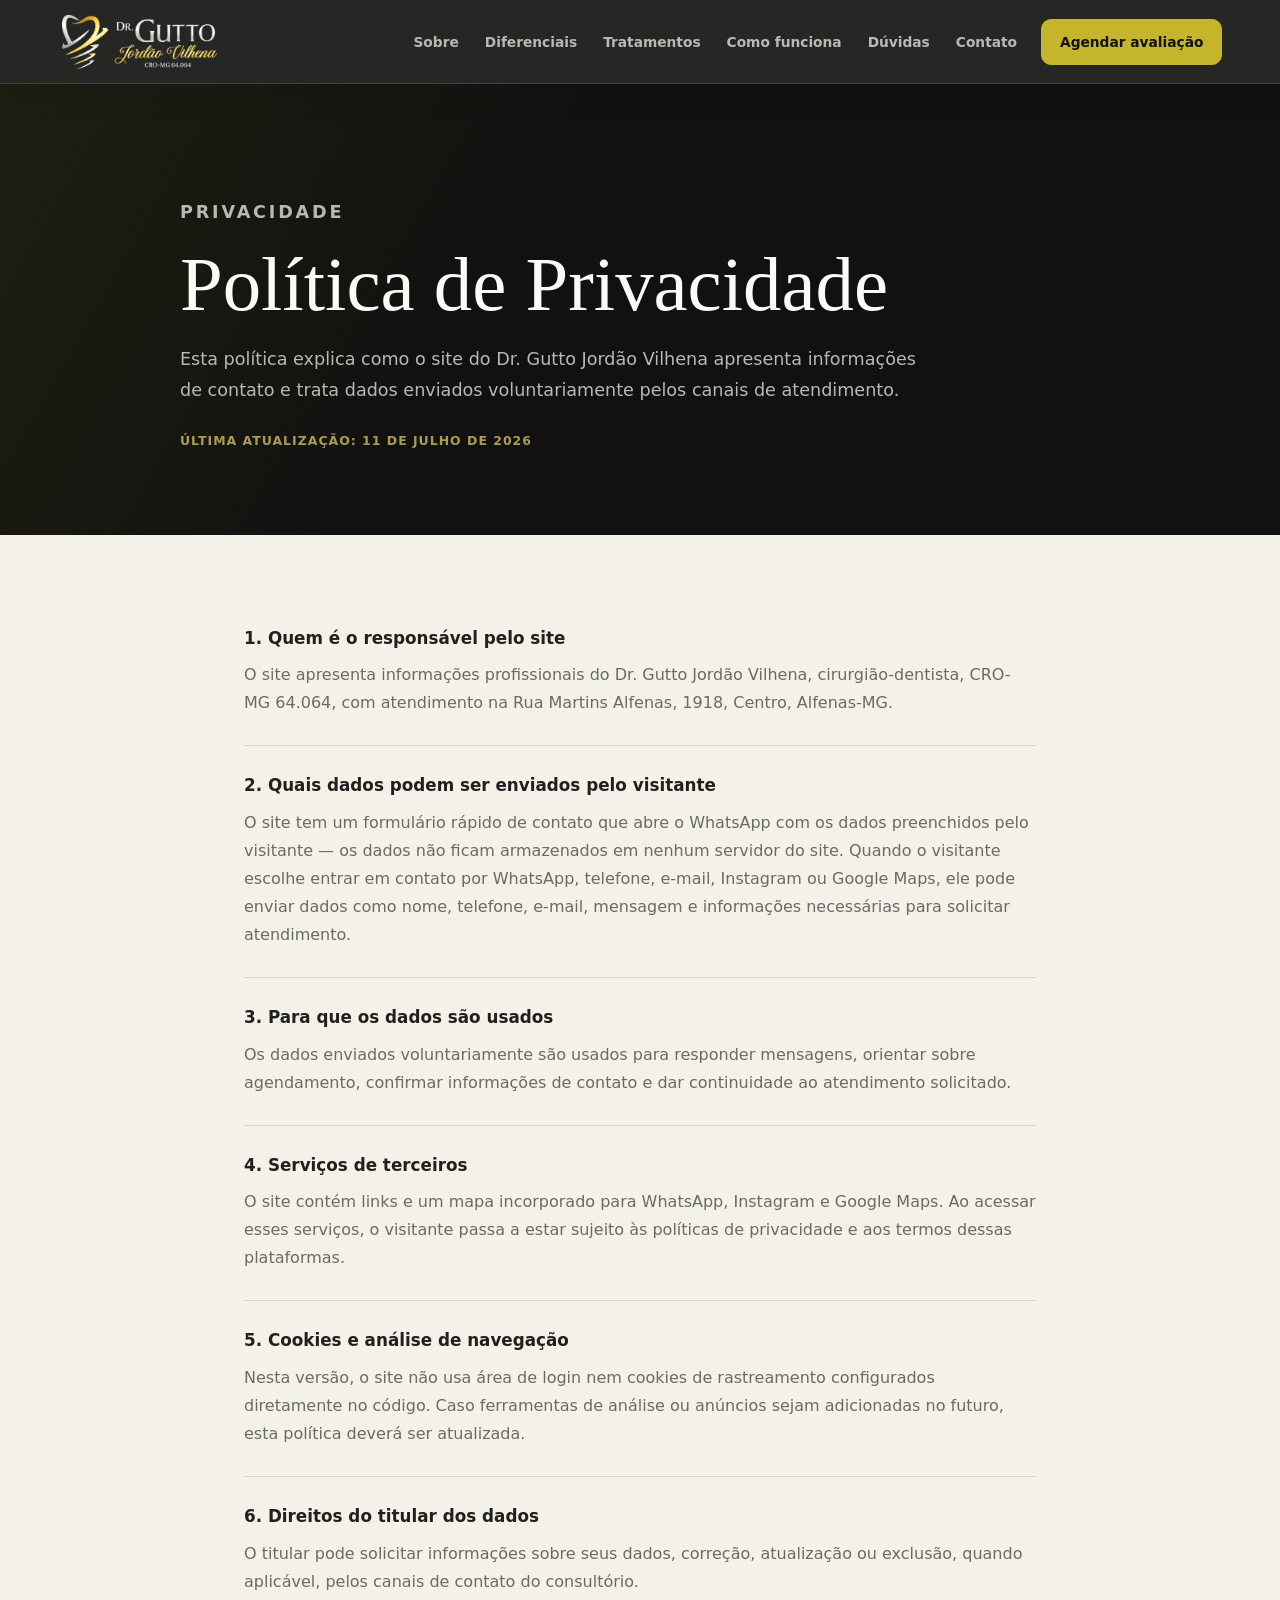
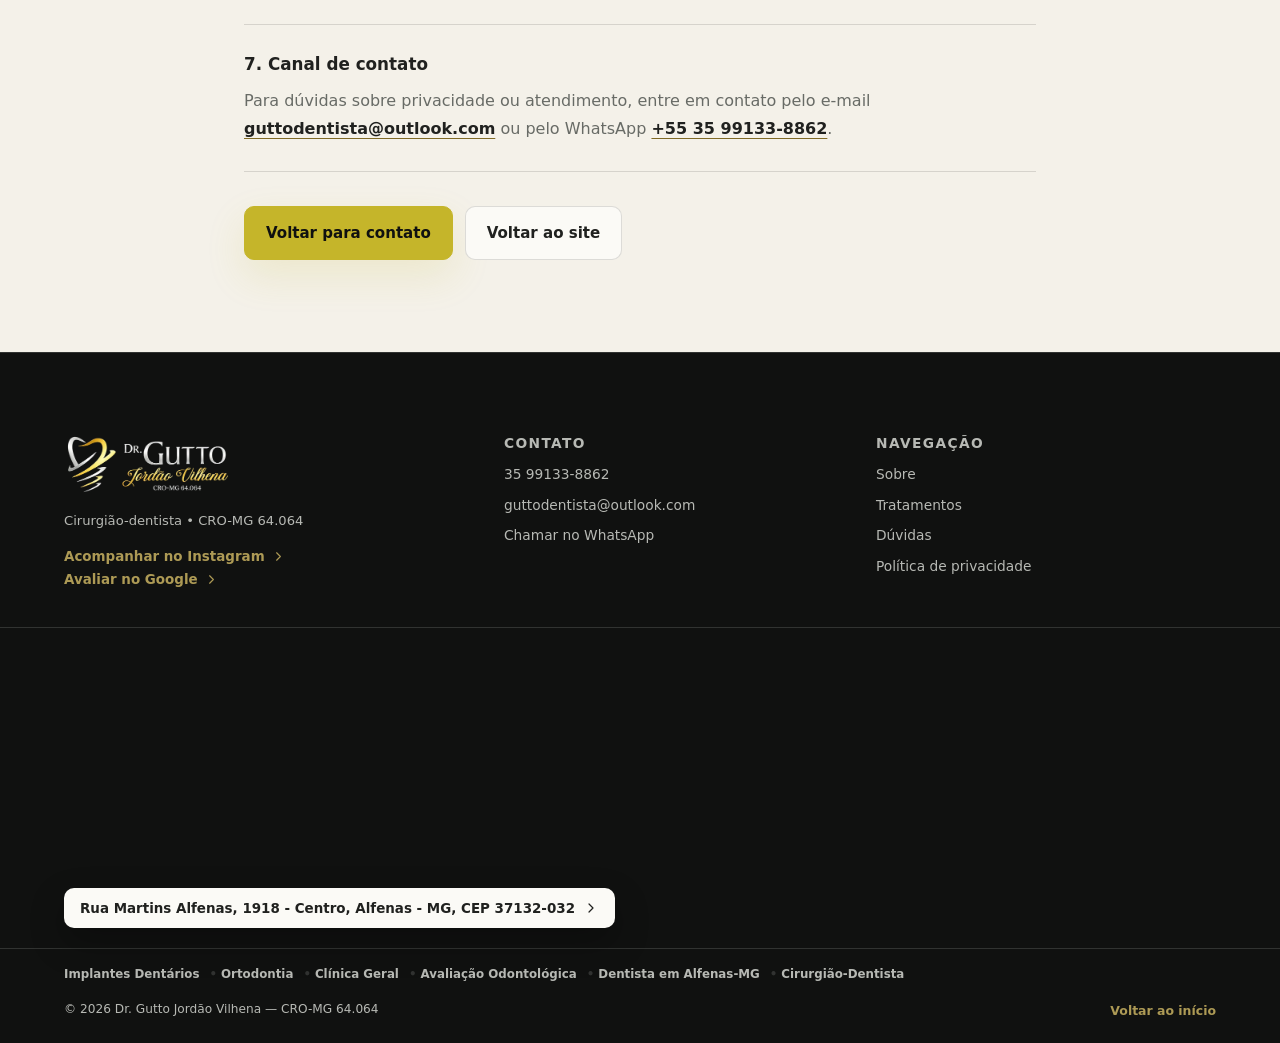
<file: outputs/privacidade.html>
<!doctype html>
<html lang="pt-BR">
  <head>
    <meta charset="utf-8" />
    <meta name="viewport" content="width=device-width, initial-scale=1" />
    <title>Política de Privacidade | Dr. Gutto Jordão Vilhena</title>
    <meta
      name="description"
      content="Política de privacidade do site do Dr. Gutto Jordão Vilhena, cirurgião-dentista em Alfenas-MG."
    />
    <meta name="robots" content="index, follow" />
    <meta property="og:title" content="Política de Privacidade | Dr. Gutto Jordão Vilhena" />
    <meta
      property="og:description"
      content="Informações sobre contato, dados pessoais e canais de atendimento do site do Dr. Gutto Jordão Vilhena."
    />
    <meta property="og:type" content="website" />
    <meta property="og:locale" content="pt_BR" />
    <meta property="og:site_name" content="Dr. Gutto Jordão Vilhena" />
    <meta property="og:url" content="https://www.drguttovilhena.com.br/privacidade.html" />
    <meta property="og:image" content="https://www.drguttovilhena.com.br/assets/share-logo-dr-gutto.png" />
    <meta name="theme-color" content="#171817" />
    <link rel="canonical" href="https://www.drguttovilhena.com.br/privacidade.html" />
    <link rel="icon" href="assets/favicon.svg" type="image/svg+xml" />
    <link rel="stylesheet" href="styles.css?v=20260713-editorial-redesign-4" />
  </head>
  <body>
    <a class="skip-link" href="#conteudo">Ir para o conteúdo</a>

    <header class="site-header" data-header>
      <a class="brand" href="index.html#inicio" aria-label="Dr. Gutto Jordão Vilhena - início">
        <picture>
          <source srcset="assets/logo-dr-gutto-provisoria.webp" type="image/webp" />
          <img
            class="brand-logo"
            src="assets/logo-dr-gutto-provisoria.png"
            alt="Dr. Gutto Jordão Vilhena"
            width="206"
            height="78"
          />
        </picture>
      </a>

      <button
        class="nav-toggle"
        type="button"
        aria-label="Abrir menu"
        aria-expanded="false"
        aria-controls="site-nav"
      >
        <svg viewBox="0 0 24 24" aria-hidden="true">
          <path d="M4 7h16M4 12h16M4 17h16" />
        </svg>
      </button>

      <nav class="site-nav" id="site-nav" aria-label="Navegação principal">
        <a href="index.html#sobre">Sobre</a>
        <a href="index.html#diferenciais">Diferenciais</a>
        <a href="index.html#tratamentos">Tratamentos</a>
        <a href="index.html#abordagem">Como funciona</a>
        <a href="index.html#duvidas">Dúvidas</a>
        <a href="index.html#contato">Contato</a>
        <a
          class="nav-action"
          href="https://wa.me/5535991338862?text=Ol%C3%A1%2C%20Dr.%20Gutto%21%20Gostaria%20de%20agendar%20uma%20avalia%C3%A7%C3%A3o."
          target="_blank"
          rel="noreferrer"
        >
          Agendar avaliação
        </a>
      </nav>
    </header>

    <main id="conteudo" class="privacy-page">
      <section class="privacy-hero" aria-labelledby="privacy-title">
        <div>
          <p class="section-kicker section-kicker-light">Privacidade</p>
          <h1 id="privacy-title">Política de Privacidade</h1>
          <p>
            Esta política explica como o site do Dr. Gutto Jordão Vilhena apresenta
            informações de contato e trata dados enviados voluntariamente pelos canais de atendimento.
          </p>
          <span>Última atualização: 11 de julho de 2026</span>
        </div>
      </section>

      <section class="privacy-content" aria-label="Conteúdo da política de privacidade">
        <article>
          <h2>1. Quem é o responsável pelo site</h2>
          <p>
            O site apresenta informações profissionais do Dr. Gutto Jordão Vilhena,
            cirurgião-dentista, CRO-MG 64.064, com atendimento na Rua Martins Alfenas,
            1918, Centro, Alfenas-MG.
          </p>
        </article>

        <article>
          <h2>2. Quais dados podem ser enviados pelo visitante</h2>
          <p>
            O site tem um formulário rápido de contato que abre o WhatsApp com os dados
            preenchidos pelo visitante — os dados não ficam armazenados em nenhum servidor do site.
            Quando o visitante escolhe entrar em contato por WhatsApp, telefone, e-mail, Instagram
            ou Google Maps, ele pode enviar dados como nome, telefone, e-mail, mensagem e
            informações necessárias para solicitar atendimento.
          </p>
        </article>

        <article>
          <h2>3. Para que os dados são usados</h2>
          <p>
            Os dados enviados voluntariamente são usados para responder mensagens, orientar sobre
            agendamento, confirmar informações de contato e dar continuidade ao atendimento solicitado.
          </p>
        </article>

        <article>
          <h2>4. Serviços de terceiros</h2>
          <p>
            O site contém links e um mapa incorporado para WhatsApp, Instagram e Google Maps.
            Ao acessar esses serviços, o visitante passa a estar sujeito às políticas de privacidade
            e aos termos dessas plataformas.
          </p>
        </article>

        <article>
          <h2>5. Cookies e análise de navegação</h2>
          <p>
            Nesta versão, o site não usa área de login nem cookies de rastreamento configurados
            diretamente no código. Caso ferramentas de análise ou anúncios sejam adicionadas no
            futuro, esta política deverá ser atualizada.
          </p>
        </article>

        <article>
          <h2>6. Direitos do titular dos dados</h2>
          <p>
            O titular pode solicitar informações sobre seus dados, correção, atualização ou exclusão,
            quando aplicável, pelos canais de contato do consultório.
          </p>
        </article>

        <article>
          <h2>7. Canal de contato</h2>
          <p>
            Para dúvidas sobre privacidade ou atendimento, entre em contato pelo e-mail
            <a href="mailto:guttodentista@outlook.com">guttodentista@outlook.com</a>
            ou pelo WhatsApp <a href="https://wa.me/5535991338862">+55 35 99133-8862</a>.
          </p>
        </article>

        <div class="privacy-actions">
          <a class="button button-gold" href="index.html#contato">Voltar para contato</a>
          <a class="button button-outline privacy-outline" href="index.html#inicio">Voltar ao site</a>
        </div>
      </section>
    </main>

    <footer class="site-footer">
      <div class="footer-grid">
        <div class="footer-brand">
          <picture>
            <source srcset="assets/logo-dr-gutto-provisoria.webp" type="image/webp" />
            <img src="assets/logo-dr-gutto-provisoria.png" alt="Dr. Gutto Jordão Vilhena" width="168" height="63" loading="lazy" />
          </picture>
          <p>Cirurgião-dentista • CRO-MG 64.064</p>
          <div class="footer-social-links">
            <a
              class="footer-social-link"
              href="https://www.instagram.com/dr.guttovilhena/"
              target="_blank"
              rel="noreferrer"
            >
              Acompanhar no Instagram
              <svg viewBox="0 0 24 24" aria-hidden="true"><path d="m9 18 6-6-6-6" /></svg>
            </a>
            <a
              class="footer-social-link"
              href="https://maps.app.goo.gl/GqoGFmA3ZqCaj3mr6"
              target="_blank"
              rel="noreferrer"
            >
              Avaliar no Google
              <svg viewBox="0 0 24 24" aria-hidden="true"><path d="m9 18 6-6-6-6" /></svg>
            </a>
          </div>
        </div>

        <div class="footer-col">
          <p class="footer-col-title">Contato</p>
          <a href="tel:+5535991338862">35 99133-8862</a>
          <a href="mailto:guttodentista@outlook.com">guttodentista@outlook.com</a>
          <a
            href="https://wa.me/5535991338862?text=Ol%C3%A1%2C%20Dr.%20Gutto%21%20Gostaria%20de%20agendar%20uma%20avalia%C3%A7%C3%A3o."
            target="_blank"
            rel="noreferrer"
          >
            Chamar no WhatsApp
          </a>
        </div>

        <div class="footer-col">
          <p class="footer-col-title">Navegação</p>
          <a href="index.html#sobre">Sobre</a>
          <a href="index.html#tratamentos">Tratamentos</a>
          <a href="index.html#duvidas">Dúvidas</a>
          <a href="privacidade.html">Política de privacidade</a>
        </div>
      </div>

      <div class="footer-map">
        <iframe
          src="https://www.google.com/maps?q=Rua+Martins+Alfenas,+1918+-+Centro,+Alfenas+-+MG,+37132-032&output=embed"
          loading="lazy"
          referrerpolicy="no-referrer-when-downgrade"
          title="Localização do consultório do Dr. Gutto Jordão Vilhena em Alfenas-MG"
        ></iframe>
        <a class="footer-map-address" href="https://maps.app.goo.gl/GqoGFmA3ZqCaj3mr6" target="_blank" rel="noreferrer">
          Rua Martins Alfenas, 1918 - Centro, Alfenas - MG, CEP 37132-032
          <svg viewBox="0 0 24 24" aria-hidden="true"><path d="m9 18 6-6-6-6" /></svg>
        </a>
      </div>

      <div class="footer-keywords" aria-label="Serviços e área de atendimento">
        <span title="Implantes dentários em Alfenas-MG">Implantes Dentários</span>
        <span title="Ortodontista em Alfenas-MG">Ortodontia</span>
        <span title="Clínica odontológica em Alfenas-MG">Clínica Geral</span>
        <span title="Avaliação odontológica em Alfenas-MG">Avaliação Odontológica</span>
        <span title="Dentista no Centro de Alfenas-MG">Dentista em Alfenas-MG</span>
        <span title="Cirurgião-dentista CRO-MG 64.064">Cirurgião-Dentista</span>
      </div>

      <div class="footer-bottom">
        <p>© 2026 Dr. Gutto Jordão Vilhena — CRO-MG 64.064</p>
        <a href="index.html#inicio">Voltar ao início</a>
      </div>
    </footer>

    <script src="script.js?v=20260713-editorial-redesign-4"></script>
  </body>
</html>
</file>
<file: outputs/styles.css>
:root {
  --graphite-950: #101110;
  --graphite-900: #171817;
  --graphite-850: #1d1e1c;
  --graphite-800: #232422;
  --graphite-700: #30312e;
  --gold: #c5b52a;
  --gold-soft: #d7c95a;
  --gold-elegant: #ad9a55;
  --gold-deep: #806a26;
  --silver: #c8cbc7;
  --paper: #f4f1e9;
  --paper-bright: #fbfaf6;
  --ink: #20211f;
  --muted: #686b66;
  --muted-dark: #b7b9b4;
  --line: rgba(32, 33, 31, 0.14);
  --line-dark: rgba(200, 203, 199, 0.18);
  --shadow: 0 24px 70px rgba(16, 17, 16, 0.14);
  --whatsapp-green: #25d366;
  --sans: Manrope, Inter, ui-sans-serif, system-ui, -apple-system, BlinkMacSystemFont, "Segoe UI", sans-serif;
  --serif: "Cormorant Garamond", "Iowan Old Style", Baskerville, "Times New Roman", serif;
  color: var(--ink);
  background: var(--paper);
  font-family: var(--sans);
  font-synthesis: none;
}

* {
  box-sizing: border-box;
}

html {
  scroll-behavior: smooth;
}

section[id],
div[id] {
  scroll-margin-top: 94px;
}

body {
  min-width: 320px;
  margin: 0;
  color: var(--ink);
  background: var(--paper);
  -webkit-font-smoothing: antialiased;
}

body::selection {
  color: var(--graphite-950);
  background: var(--gold-soft);
}

a {
  color: inherit;
}

button,
a {
  -webkit-tap-highlight-color: transparent;
}

button {
  font-family: inherit;
}

img {
  display: block;
  max-width: 100%;
}

svg {
  width: 20px;
  height: 20px;
  fill: none;
  stroke: currentColor;
  stroke-linecap: round;
  stroke-linejoin: round;
  stroke-width: 1.8;
}

h1,
h2,
h3,
h4,
p,
dl,
dd {
  margin-top: 0;
}

h1,
h2,
h3,
h4 {
  font-family: var(--serif);
  font-weight: 500;
}

p {
  line-height: 1.75;
}

/* ---------- Reveal-on-scroll ---------- */

/* Hidden-by-default states only apply once .js-reveal-ready is confirmed on
   <html> (set synchronously by script.js). Without it — JS blocked, slow, or
   the tab backgrounded before the observer fires — all reveal targets stay
   at their normal, fully visible static state. Real content must never
   depend on JS to become visible in the first place. */
.js-reveal-ready [data-reveal] {
  opacity: 0;
  transform: translateY(26px);
  transition:
    opacity 700ms cubic-bezier(0.16, 1, 0.3, 1),
    transform 700ms cubic-bezier(0.16, 1, 0.3, 1);
  transition-delay: var(--delay, 0ms);
}

[data-reveal].is-visible {
  opacity: 1;
  transform: none;
}

/* Signature entrance for hero/high-emphasis blocks: a clip-path wipe instead of generic fade-up. */
.js-reveal-ready [data-reveal="wipe"] {
  opacity: 1;
  transform: none;
  clip-path: inset(0 0 100% 0);
  transition: clip-path 450ms cubic-bezier(0.16, 1, 0.3, 1);
  transition-delay: var(--delay, 0ms);
}

[data-reveal="wipe"].is-visible {
  clip-path: inset(0 0 0% 0);
}

.skip-link {
  position: fixed;
  top: 12px;
  left: 12px;
  z-index: 100;
  padding: 12px 16px;
  color: var(--graphite-950);
  background: var(--gold-soft);
  border-radius: 8px;
  font-weight: 800;
  text-decoration: none;
  transform: translateY(-150%);
}

.skip-link:focus {
  transform: translateY(0);
}

/* ---------- Header ---------- */

.site-header {
  position: sticky;
  top: 0;
  z-index: 40;
  display: flex;
  align-items: center;
  justify-content: space-between;
  gap: 32px;
  min-height: 84px;
  padding: 10px clamp(20px, 4.5vw, 72px);
  border-bottom: 1px solid var(--line-dark);
  background: rgba(16, 17, 16, 0.9);
  box-shadow: 0 10px 30px rgba(16, 17, 16, 0.1);
  backdrop-filter: blur(18px);
  -webkit-backdrop-filter: blur(18px);
  transition:
    min-height 220ms ease,
    background 220ms ease,
    box-shadow 220ms ease;
}

.site-header.is-scrolled {
  min-height: 68px;
  background: rgba(16, 17, 16, 0.97);
  box-shadow: 0 14px 34px rgba(16, 17, 16, 0.22);
}

.brand {
  display: inline-flex;
  align-items: center;
  flex: 0 0 auto;
  text-decoration: none;
}

.brand-logo {
  width: clamp(156px, 15vw, 206px);
  max-height: 62px;
  object-fit: contain;
  object-position: left center;
}

.site-nav {
  display: flex;
  align-items: center;
  gap: 2px;
}

.site-nav a {
  display: inline-flex;
  align-items: center;
  min-height: 44px;
  padding: 0 12px;
  color: var(--muted-dark);
  border-radius: 10px;
  font-size: 0.86rem;
  font-weight: 720;
  text-decoration: none;
  transition:
    color 180ms ease,
    background 180ms ease,
    border-color 180ms ease;
}

.site-nav a:hover,
.site-nav a:focus-visible {
  color: var(--paper-bright);
  background: rgba(255, 255, 255, 0.06);
  outline: none;
}

.site-nav .nav-action {
  min-height: 46px;
  margin-left: 10px;
  padding: 0 18px;
  color: var(--graphite-950);
  border: 1px solid var(--gold);
  background: var(--gold);
}

.site-nav .nav-action:hover,
.site-nav .nav-action:focus-visible {
  color: var(--graphite-950);
  border-color: var(--gold-soft);
  background: var(--gold-soft);
}

.nav-toggle {
  display: none;
  place-items: center;
  width: 46px;
  height: 46px;
  padding: 0;
  color: var(--silver);
  border: 1px solid var(--line-dark);
  border-radius: 10px;
  background: transparent;
  cursor: pointer;
}

/* ---------- Hero ---------- */

.hero {
  position: relative;
  isolation: isolate;
  min-height: 720px;
  overflow: hidden;
  color: var(--paper-bright);
  background: var(--graphite-950);
}

.hero::before {
  position: absolute;
  z-index: -2;
  inset: 0 0 0 44%;
  content: "";
  background:
    linear-gradient(90deg, var(--graphite-950) 0%, rgba(16, 17, 16, 0.88) 16%, rgba(16, 17, 16, 0.28) 58%, rgba(16, 17, 16, 0.12) 100%),
    linear-gradient(0deg, rgba(16, 17, 16, 0.55), rgba(16, 17, 16, 0.08)),
    url("assets/dental-clinic-hero.webp") 62% center / cover no-repeat;
}

.hero::after {
  position: absolute;
  z-index: -1;
  right: -180px;
  bottom: -420px;
  width: 700px;
  height: 700px;
  content: "";
  border: 1px solid rgba(197, 181, 42, 0.15);
  border-radius: 50%;
  box-shadow:
    0 0 0 80px rgba(197, 181, 42, 0.025),
    0 0 0 160px rgba(197, 181, 42, 0.018);
}

.hero-inner {
  display: grid;
  grid-template-columns: minmax(0, 1.3fr) minmax(290px, 0.58fr);
  gap: clamp(40px, 7vw, 110px);
  align-items: end;
  width: min(1240px, calc(100% - 48px));
  min-height: 720px;
  margin: 0 auto;
  padding: clamp(82px, 10vw, 136px) 0 clamp(70px, 8vw, 106px);
}

.hero-content {
  max-width: 780px;
}

.eyebrow,
.section-kicker {
  margin-bottom: 18px;
  font-size: 0.76rem;
  font-weight: 820;
  letter-spacing: 0.16em;
  line-height: 1.5;
  text-transform: uppercase;
}

.eyebrow {
  /* Used only in the dark hero — gold-elegant keeps ~8:1 contrast there. */
  color: var(--gold-elegant);
}

.section-kicker {
  /* Used on light section backgrounds — gold-elegant fails WCAG AA (2.47:1) here. */
  color: var(--gold-deep);
}

.hero h1 {
  max-width: 780px;
  margin-bottom: 24px;
  color: var(--paper-bright);
  font-size: clamp(3.5rem, 6.25vw, 6.8rem);
  line-height: 0.9;
  letter-spacing: -0.048em;
}

.hero h1 em {
  color: var(--gold-soft);
  font-weight: 400;
  font-style: normal;
}

.hero-copy {
  max-width: 680px;
  margin-bottom: 32px;
  color: rgba(244, 241, 233, 0.78);
  font-size: clamp(1.08rem, 1.45vw, 1.28rem);
  line-height: 1.7;
}

.hero-actions {
  display: flex;
  flex-wrap: wrap;
  gap: 12px;
  margin-bottom: 30px;
}

.button {
  display: inline-flex;
  align-items: center;
  justify-content: center;
  gap: 10px;
  min-height: 54px;
  padding: 0 21px;
  border: 1px solid transparent;
  border-radius: 10px;
  font-size: 0.94rem;
  font-weight: 820;
  text-align: center;
  text-decoration: none;
  cursor: pointer;
  transition:
    transform 180ms cubic-bezier(0.16, 1, 0.3, 1),
    color 180ms ease,
    background 180ms ease,
    border-color 180ms ease,
    box-shadow 180ms ease;
}

.button:hover,
.button:focus-visible {
  transform: translateY(-2px);
  outline: none;
}

.button:active {
  transform: translateY(0);
}

.button-gold {
  color: var(--graphite-950);
  border-color: var(--gold);
  background: var(--gold);
  box-shadow: 0 16px 38px rgba(197, 181, 42, 0.15);
}

.button-gold:hover,
.button-gold:focus-visible {
  border-color: var(--gold-soft);
  background: var(--gold-soft);
  box-shadow: 0 20px 46px rgba(197, 181, 42, 0.24);
}

.button-outline {
  color: var(--paper-bright);
  border-color: rgba(200, 203, 199, 0.32);
  background: rgba(16, 17, 16, 0.25);
}

.button-outline:hover,
.button-outline:focus-visible {
  border-color: var(--silver);
  background: rgba(255, 255, 255, 0.07);
}

.button-large {
  min-height: 62px;
  font-size: 1rem;
}

.hero-indicators {
  display: flex;
  flex-wrap: wrap;
  gap: 10px 22px;
  margin: 0 0 0;
  padding: 0;
  list-style: none;
}

.hero-indicators li {
  display: inline-flex;
  align-items: center;
  gap: 8px;
  color: var(--muted-dark);
  font-size: 0.85rem;
  font-weight: 700;
}

.hero-indicators svg {
  display: grid;
  place-items: center;
  flex: 0 0 auto;
  width: 20px;
  height: 20px;
  padding: 3px;
  color: var(--graphite-950);
  border-radius: 50%;
  background: var(--gold-soft);
}

.hero-card {
  max-width: 360px;
  padding: 24px;
  border: 1px solid rgba(200, 203, 199, 0.2);
  border-radius: 14px;
  background: rgba(16, 17, 16, 0.82);
  box-shadow: 0 24px 60px rgba(0, 0, 0, 0.24);
  backdrop-filter: blur(16px);
  -webkit-backdrop-filter: blur(16px);
}

.profile-row {
  display: grid;
  grid-template-columns: auto minmax(0, 1fr);
  gap: 14px;
  align-items: center;
  margin-bottom: 18px;
}

.profile-row img {
  width: 58px;
  height: 58px;
  border: 1px solid rgba(197, 181, 42, 0.45);
  border-radius: 50%;
  object-fit: cover;
}

.profile-row div {
  display: grid;
  gap: 4px;
}

.profile-row span {
  color: var(--gold-elegant);
  font-size: 0.7rem;
  font-weight: 800;
  letter-spacing: 0.08em;
  text-transform: uppercase;
}

.profile-row strong {
  color: var(--paper-bright);
  font-family: var(--serif);
  font-size: 1.2rem;
  font-weight: 500;
  line-height: 1.1;
}

.hero-card > p {
  margin-bottom: 16px;
  color: rgba(244, 241, 233, 0.7);
  font-size: 1rem;
  line-height: 1.65;
}

.hero-card > a {
  color: var(--silver);
  font-size: 0.85rem;
  font-weight: 760;
  text-decoration-color: var(--gold-elegant);
  text-decoration-thickness: 1px;
  text-underline-offset: 5px;
}

/* ---------- Assurance strip ---------- */

.assurance {
  color: var(--graphite-950);
  border-bottom: 1px solid rgba(32, 33, 31, 0.12);
  background: var(--gold);
}

.assurance-inner {
  display: flex;
  align-items: center;
  justify-content: center;
  gap: clamp(18px, 4vw, 52px);
  width: min(1180px, calc(100% - 40px));
  min-height: 68px;
  margin: 0 auto;
}

.assurance p {
  margin: 0;
  font-size: 0.82rem;
  font-weight: 820;
  letter-spacing: 0.02em;
  line-height: 1.4;
  text-align: center;
}

.assurance span {
  width: 4px;
  height: 4px;
  border-radius: 50%;
  background: rgba(16, 17, 16, 0.42);
}

/* ---------- Section shell ---------- */

.section {
  padding: clamp(76px, 9vw, 132px) clamp(20px, 5vw, 72px);
}

.section > * {
  width: min(1180px, 100%);
  margin-right: auto;
  margin-left: auto;
}

/* ---------- Rail (spine connecting hero -> diferenciais -> tratamentos -> como funciona) ---------- */
/* Declared after ".section > *" and resets width/margin explicitly: without this,
   that rule cascades onto .rail-marker (also a direct .section child) and forces it
   to a centered 1180px-wide box, which pulls the dot/line into the middle of the
   content instead of the left gutter. */

.rail-marker {
  position: absolute;
  top: 0;
  left: clamp(8px, 1.6vw, 18px);
  width: auto;
  margin: 0;
  display: flex;
  flex-direction: column;
  align-items: center;
  height: 100%;
  pointer-events: none;
}

.rail-dot {
  flex: 0 0 auto;
  width: 8px;
  height: 8px;
  margin-bottom: 10px;
  border-radius: 50%;
  background: currentColor;
}

.rail-line {
  width: 2px;
  flex: 1 1 auto;
  min-height: 60px;
  background: currentColor;
  opacity: 0.3;
  transform-origin: top center;
  transition: transform 500ms cubic-bezier(0.16, 1, 0.3, 1);
}

.js-reveal-ready .rail-line {
  transform: scaleY(0);
}

.rail-line.is-visible {
  transform: scaleY(1);
}

.rail-marker--dark {
  color: var(--gold-soft);
}

.rail-marker--light {
  color: var(--gold-deep);
}

@media (max-width: 780px) {
  .rail-marker {
    display: none;
  }
}

.section-heading {
  display: grid;
  grid-template-columns: minmax(0, 0.8fr) minmax(0, 1fr);
  gap: clamp(28px, 6vw, 90px);
  align-items: end;
  margin-bottom: 48px;
}

.section-heading .section-kicker {
  align-self: start;
}

.section-heading h2,
.professional-copy h2,
.process-header h2,
.local-copy h2,
.faq-heading h2,
.cta-final-copy h2,
.display-heading {
  margin-bottom: 0;
  font-size: clamp(2.65rem, 4.65vw, 5.25rem);
  line-height: 0.98;
  letter-spacing: -0.042em;
}

.section-intro {
  margin-bottom: 0;
  color: var(--muted);
  font-size: 1.08rem;
}

.card-label {
  /* Same fix as .section-kicker: gold-elegant fails WCAG AA on this light card background. */
  margin-bottom: 10px;
  color: var(--gold-deep);
  font-size: 0.7rem;
  font-weight: 820;
  letter-spacing: 0.12em;
  line-height: 1.4;
  text-transform: uppercase;
}

/* ---------- Sobre o doutor ---------- */

.professional-section {
  background: var(--paper);
}

.professional-card {
  display: grid;
  grid-template-columns: minmax(230px, 0.55fr) minmax(0, 1.2fr);
  gap: clamp(36px, 8vw, 112px);
  align-items: center;
}

.professional-photo {
  position: relative;
  min-height: 430px;
  overflow: hidden;
  border-radius: 12px;
  background: var(--graphite-800);
  box-shadow: 0 24px 60px rgba(16, 17, 16, 0.2);
}

.professional-photo::after {
  position: absolute;
  z-index: 1;
  inset: 0;
  content: "";
  background: linear-gradient(180deg, transparent 50%, rgba(16, 17, 16, 0.6) 100%);
  pointer-events: none;
}

.professional-photo img {
  display: block;
  width: 100%;
  height: 100%;
  min-height: 430px;
  object-fit: cover;
  object-position: center 22%;
}

.professional-copy h2 {
  margin-bottom: 18px;
}

.professional-lead {
  max-width: 680px;
  margin-bottom: 18px;
  color: var(--ink);
  font-family: var(--serif);
  font-size: clamp(1.45rem, 2.4vw, 2rem);
  line-height: 1.25;
}

.professional-copy > p:not(.section-kicker):not(.professional-lead) {
  max-width: 700px;
  margin-bottom: 28px;
  color: var(--muted);
  font-size: 1.02rem;
}

.professional-credentials {
  display: flex;
  flex-wrap: wrap;
  gap: 8px;
}

.professional-credentials span {
  padding: 10px 13px;
  color: var(--ink);
  border: 1px solid var(--line);
  border-radius: 999px;
  font-size: 0.78rem;
  font-weight: 760;
}

/* ---------- Diferenciais ---------- */

.differentials-section {
  position: relative;
  border-top: 1px solid var(--line);
  background: var(--paper-bright);
}

.differentials-grid {
  display: grid;
  grid-template-columns: repeat(6, minmax(0, 1fr));
  grid-auto-rows: minmax(150px, auto);
  gap: 16px;
}

/* Editorial asymmetric placement — card 1 (the general, non-procedure-specific
   promise) is the visual anchor, deliberately not one of the specific
   treatments, so no single procedure reads as pushed harder than the others. */
.differential-card:nth-child(1) {
  grid-column: span 3;
  grid-row: span 2;
}

.differential-card:nth-child(2),
.differential-card:nth-child(3) {
  grid-column: span 3;
}

.differential-card:nth-child(4),
.differential-card:nth-child(5),
.differential-card:nth-child(6) {
  grid-column: span 2;
}

.differential-card {
  display: flex;
  flex-direction: column;
  padding: 32px 28px;
  border: 1px solid var(--line);
  border-radius: 14px;
  background: var(--paper);
  box-shadow: 0 16px 40px rgba(32, 33, 31, 0.05);
  transition:
    transform 260ms cubic-bezier(0.16, 1, 0.3, 1),
    box-shadow 260ms ease,
    border-color 260ms ease;
}

.differential-card:nth-child(1) {
  justify-content: center;
}

.differential-card:hover {
  border-color: rgba(173, 154, 85, 0.4);
  box-shadow: 0 26px 56px rgba(32, 33, 31, 0.1);
  transform: translateY(-4px);
}

.differential-icon {
  display: grid;
  place-items: center;
  width: 52px;
  height: 52px;
  margin-bottom: 22px;
  color: var(--gold-deep);
  border: 1px solid rgba(173, 154, 85, 0.36);
  border-radius: 10px;
}

.differential-card:nth-child(1) .differential-icon {
  width: 64px;
  height: 64px;
}

.differential-card:nth-child(1) .differential-icon svg {
  width: 30px;
  height: 30px;
}

.differential-icon svg {
  width: 24px;
  height: 24px;
}

.differential-card h3 {
  margin-bottom: 10px;
  font-size: 1.35rem;
  line-height: 1.15;
}

.differential-card:nth-child(1) h3 {
  font-family: var(--serif);
  font-size: clamp(1.9rem, 2.6vw, 2.4rem);
  font-weight: 500;
  line-height: 1.1;
}

.differential-card:nth-child(1) p {
  font-size: 1.05rem;
  max-width: 32ch;
}

.differential-card p {
  margin-bottom: 0;
  color: var(--muted);
  font-size: 1rem;
}

/* ---------- Tratamentos ---------- */

.treatments-section {
  position: relative;
  background: var(--paper);
}

.treatment-panel {
  display: grid;
  gap: 20px;
}

.treatment-tabs {
  display: flex;
  flex-wrap: wrap;
  gap: 10px;
  border-bottom: 1px solid var(--line);
  padding-bottom: 4px;
}

.treatment-tab {
  display: inline-flex;
  align-items: center;
  gap: 10px;
  min-height: 54px;
  padding: 0 18px;
  color: var(--muted);
  border: 0;
  border-bottom: 2px solid transparent;
  background: none;
  font-family: inherit;
  font-size: 0.98rem;
  font-weight: 780;
  cursor: pointer;
  transition: color 200ms ease, border-color 200ms ease;
}

.treatment-tab:hover,
.treatment-tab:focus-visible {
  color: var(--ink);
  outline: none;
}

.treatment-tab.is-active {
  color: var(--ink);
  border-bottom-color: var(--gold-deep);
}

.tab-index {
  font-family: var(--serif);
  font-size: 1.3rem;
  color: var(--gold-deep);
}

.treatment-panels {
  position: relative;
}

.treatment-content {
  display: flex;
  flex-direction: column;
  min-height: 380px;
  padding: 34px;
  color: var(--ink);
  border: 1px solid var(--line);
  border-radius: 14px;
  background: var(--paper-bright);
  box-shadow: 0 16px 44px rgba(32, 33, 31, 0.05);
}

.treatment-content[hidden] {
  display: none;
}

.treatment-content:not([hidden]) {
  animation: treatment-panel-in 420ms cubic-bezier(0.16, 1, 0.3, 1);
}

@keyframes treatment-panel-in {
  from {
    opacity: 0;
    transform: translateY(10px);
  }
  to {
    opacity: 1;
    transform: none;
  }
}

.treatment-icon {
  display: grid;
  place-items: center;
  width: 54px;
  height: 54px;
  margin-bottom: 40px;
  color: var(--gold-deep);
  border: 1px solid rgba(173, 154, 85, 0.36);
  border-radius: 10px;
}

.treatment-icon svg {
  width: 27px;
  height: 27px;
}

.treatment-content h3 {
  margin-bottom: 14px;
  font-size: clamp(1.7rem, 2.6vw, 2.2rem);
  line-height: 1.05;
}

.treatment-content > p:last-of-type {
  margin-bottom: 24px;
  color: var(--muted);
  flex-grow: 1;
}

.treatment-more {
  display: inline-flex;
  align-items: center;
  gap: 8px;
  align-self: flex-start;
  padding: 0;
  color: var(--ink);
  border: 0;
  background: none;
  font-size: 0.9rem;
  font-weight: 820;
  cursor: pointer;
  border-bottom: 1px solid var(--gold-deep);
  padding-bottom: 2px;
  transition: color 180ms ease, gap 180ms ease;
}

.treatment-more:hover,
.treatment-more:focus-visible {
  color: var(--gold-deep);
  gap: 12px;
  outline: none;
}

.treatment-more svg {
  width: 16px;
  height: 16px;
}

/* ---------- Modal ---------- */

.modal-overlay {
  position: fixed;
  inset: 0;
  z-index: 90;
  display: grid;
  place-items: center;
  padding: 24px;
  background: rgba(16, 17, 16, 0.72);
  backdrop-filter: blur(6px);
  -webkit-backdrop-filter: blur(6px);
  opacity: 0;
  transition: opacity 220ms ease;
}

.modal-overlay.is-open {
  opacity: 1;
}

.modal-overlay[hidden] {
  display: none;
}

.modal {
  position: relative;
  width: min(620px, 100%);
  max-height: min(88vh, 720px);
  overflow-y: auto;
  padding: clamp(32px, 5vw, 48px);
  border: 1px solid var(--line-dark);
  border-radius: 16px;
  background: var(--paper-bright);
  box-shadow: 0 40px 90px rgba(0, 0, 0, 0.4);
  transform: translateY(18px) scale(0.98);
  opacity: 0;
  transition:
    transform 260ms cubic-bezier(0.16, 1, 0.3, 1),
    opacity 260ms ease;
}

.modal-overlay.is-open .modal[data-active] {
  transform: none;
  opacity: 1;
}

.modal[hidden] {
  display: none;
}

.modal-close {
  position: absolute;
  top: 16px;
  right: 16px;
  display: grid;
  place-items: center;
  width: 44px;
  height: 44px;
  color: var(--ink);
  border: 1px solid var(--line);
  border-radius: 50%;
  background: var(--paper);
  cursor: pointer;
}

.modal-close:hover,
.modal-close:focus-visible {
  border-color: var(--gold-deep);
  color: var(--gold-deep);
  outline: none;
}

.modal-close svg {
  width: 16px;
  height: 16px;
}

.modal h3 {
  max-width: 480px;
  margin-bottom: 16px;
  font-size: clamp(1.55rem, 3vw, 2.1rem);
  line-height: 1.08;
}

.modal-lead {
  margin-bottom: 26px;
  color: var(--muted);
  font-size: 1.02rem;
}

.modal-points {
  display: grid;
  gap: 18px;
  margin-bottom: 30px;
  padding-top: 22px;
  border-top: 1px solid var(--line);
}

.modal-points h4 {
  margin-bottom: 6px;
  font-size: 1.05rem;
}

.modal-points p {
  margin-bottom: 0;
  color: var(--muted);
  font-size: 1rem;
}

/* ---------- Como funciona / timeline ---------- */

.process-section {
  position: relative;
  color: var(--paper-bright);
  background: var(--graphite-900);
}

.section-kicker-light {
  color: var(--gold-soft);
}

.process-header {
  display: grid;
  grid-template-columns: minmax(0, 1.1fr) minmax(280px, 0.58fr);
  gap: clamp(34px, 8vw, 110px);
  align-items: end;
  margin-bottom: 58px;
}

.process-header h2 {
  max-width: 800px;
  color: var(--paper-bright);
}

.process-header > p {
  margin-bottom: 0;
  color: var(--muted-dark);
  font-size: 1.02rem;
}

.process-list {
  position: relative;
  display: grid;
  grid-template-columns: repeat(4, minmax(0, 1fr));
  gap: 1px;
  overflow: hidden;
  margin-bottom: 0;
  padding: 0;
  border: 1px solid var(--line-dark);
  border-radius: 12px;
  background: var(--line-dark);
  list-style: none;
}

.process-list::before {
  position: absolute;
  top: 0;
  left: 0;
  z-index: 1;
  width: 100%;
  height: 2px;
  content: "";
  background: linear-gradient(90deg, var(--gold-soft), var(--gold-elegant));
  transform-origin: left center;
  transition: transform 500ms cubic-bezier(0.16, 1, 0.3, 1);
}

.js-reveal-ready .process-list::before {
  transform: scaleX(0);
}

.process-list.is-visible::before {
  transform: scaleX(1);
}

.process-list li {
  position: relative;
  min-height: 300px;
  padding: 30px;
  overflow: hidden;
  background: var(--graphite-850);
}

.process-list span {
  display: block;
  position: relative;
  z-index: 1;
  margin-bottom: 72px;
  color: var(--gold-soft);
  font-family: var(--serif);
  font-size: 1.1rem;
}

/* Oversized decorative numeral — purely visual, aria-hidden, sits behind the
   real (small, accessible) numeral and never touches the heading/body text. */
.process-list .step-index-ghost {
  position: absolute;
  z-index: 0;
  top: -0.15em;
  left: 18px;
  margin-bottom: 0;
  color: var(--gold-soft);
  font-size: clamp(4.5rem, 9vw, 7rem);
  line-height: 1;
  opacity: 0.12;
  pointer-events: none;
}

.process-list li > div {
  position: relative;
  z-index: 1;
}

.process-list h3 {
  margin-bottom: 14px;
  color: var(--paper-bright);
  font-size: 1.65rem;
  line-height: 1.05;
}

.process-list p {
  margin-bottom: 0;
  color: var(--muted-dark);
  font-size: 1rem;
}

/* ---------- Atendimento em Alfenas ---------- */

.local-section {
  border-top: 1px solid var(--line);
  background: var(--paper-bright);
}

.local-inner {
  display: grid;
  grid-template-columns: minmax(0, 0.95fr) minmax(300px, 1fr);
  gap: clamp(36px, 7vw, 92px);
  align-items: start;
}

.local-inner > * {
  min-width: 0;
}

.local-copy h2 {
  max-width: 650px;
  margin-bottom: 24px;
}

.local-copy p:not(.section-kicker) {
  max-width: 680px;
  margin-bottom: 28px;
  color: var(--muted);
  font-size: 1.02rem;
}

.local-photo {
  overflow: hidden;
  margin-bottom: 28px;
  border: 1px solid var(--line);
  border-radius: 12px;
}

.local-photo img {
  display: block;
  width: 100%;
  height: 260px;
  object-fit: cover;
}

.local-map-link {
  display: inline-flex;
  align-items: center;
  gap: 9px;
  min-height: 48px;
  color: var(--ink);
  font-size: 0.9rem;
  font-weight: 820;
  text-decoration-color: var(--gold-deep);
  text-decoration-thickness: 1px;
  text-underline-offset: 6px;
}

.local-map-link:hover,
.local-map-link:focus-visible {
  color: var(--gold-deep);
  outline: none;
}

.local-service-list {
  display: grid;
  gap: 1px;
  min-width: 0;
  overflow: hidden;
  border: 1px solid var(--line);
  border-radius: 12px;
  background: var(--line);
}

.local-service-list article {
  position: relative;
  display: grid;
  grid-template-columns: 42px minmax(0, 1fr);
  gap: 18px;
  align-items: start;
  padding: 28px;
  overflow: hidden;
  background: var(--paper);
}

.local-service-list article > div {
  position: relative;
  z-index: 1;
  min-width: 0;
}

/* Oversized decorative numeral — mirrors the "Como funciona" treatment on a
   light background; aria-hidden, sits behind the real content, never competes
   with it for legibility. */
.local-service-list .step-index-ghost {
  position: absolute;
  z-index: 0;
  top: -0.2em;
  left: 8px;
  color: var(--gold-deep);
  font-family: var(--serif);
  font-size: clamp(3.5rem, 7vw, 5.5rem);
  line-height: 1;
  opacity: 0.14;
  pointer-events: none;
}

.local-service-list span {
  position: relative;
  z-index: 1;
  color: var(--gold-deep);
  font-family: var(--serif);
  font-size: 1rem;
}

.local-service-list h3 {
  margin-bottom: 10px;
  max-width: 100%;
  overflow-wrap: normal;
  font-size: 1.55rem;
  line-height: 1.05;
}

.local-service-list p {
  margin-bottom: 0;
  color: var(--muted);
  font-size: 1rem;
}

/* ---------- FAQ ---------- */

.faq-section {
  border-top: 1px solid var(--line);
  background: var(--paper);
}

.faq-inner {
  display: grid;
  grid-template-columns: minmax(0, 0.86fr) minmax(300px, 1fr);
  gap: clamp(36px, 7vw, 92px);
  align-items: start;
}

.faq-heading {
  position: sticky;
  top: 112px;
}

.faq-heading h2 {
  max-width: 620px;
}

.faq-list {
  display: grid;
  gap: 10px;
}

.faq-list details {
  border: 1px solid var(--line);
  border-radius: 12px;
  background: var(--paper-bright);
  box-shadow: 0 14px 34px rgba(32, 33, 31, 0.04);
  transition: border-color 200ms ease, box-shadow 200ms ease;
}

.faq-list details[open] {
  border-color: rgba(173, 154, 85, 0.4);
  box-shadow: 0 20px 46px rgba(32, 33, 31, 0.08);
}

.faq-list summary {
  display: flex;
  align-items: center;
  justify-content: space-between;
  gap: 18px;
  min-height: 70px;
  padding: 18px 22px;
  color: var(--ink);
  cursor: pointer;
  font-size: 1rem;
  font-weight: 820;
  line-height: 1.35;
  list-style: none;
}

.faq-list summary::-webkit-details-marker {
  display: none;
}

.faq-list summary::after {
  display: grid;
  place-items: center;
  flex: 0 0 auto;
  width: 26px;
  height: 26px;
  color: var(--graphite-950);
  border-radius: 50%;
  background: var(--gold);
  content: "+";
  font-size: 1rem;
  font-weight: 800;
  line-height: 1;
  transition: transform 220ms ease;
}

.faq-list details[open] summary::after {
  content: "-";
}

.faq-list details p {
  margin: -4px 22px 22px;
  color: var(--muted);
  font-size: 1rem;
}

/* ---------- CTA final ---------- */

.cta-final {
  color: var(--paper-bright);
  background: var(--graphite-950);
}

.cta-final-inner {
  display: grid;
  grid-template-columns: minmax(0, 1.05fr) minmax(320px, 0.85fr);
  gap: clamp(40px, 7vw, 96px);
  align-items: start;
}

.cta-final-copy h2 {
  max-width: 620px;
  margin-bottom: 22px;
  color: var(--paper-bright);
}

.cta-final-copy > p:not(.section-kicker):not(.contact-number) {
  max-width: 560px;
  margin-bottom: 30px;
  color: var(--muted-dark);
  font-size: 1.05rem;
}

.cta-final-copy .contact-number {
  margin-top: 18px;
  margin-bottom: 0;
  color: var(--muted-dark);
  font-size: 0.86rem;
  font-weight: 720;
  text-align: left;
}

.smart-form {
  display: grid;
  gap: 16px;
  padding: 30px;
  border: 1px solid rgba(200, 203, 199, 0.2);
  border-radius: 16px;
  background: rgba(16, 17, 16, 0.55);
  box-shadow: 0 24px 60px rgba(0, 0, 0, 0.24);
  backdrop-filter: blur(16px);
  -webkit-backdrop-filter: blur(16px);
}

.smart-form-kicker {
  margin-bottom: -4px;
  color: var(--gold-elegant);
  font-size: 0.78rem;
  font-weight: 820;
  letter-spacing: 0.08em;
  text-transform: uppercase;
}

.form-field {
  display: grid;
  gap: 7px;
}

.form-field label {
  color: var(--muted-dark);
  font-size: 0.82rem;
  font-weight: 720;
}

.form-field input,
.form-field select {
  min-height: 50px;
  padding: 0 15px;
  color: var(--paper-bright);
  border: 1px solid rgba(200, 203, 199, 0.28);
  border-radius: 10px;
  background: rgba(255, 255, 255, 0.05);
  font-family: var(--sans);
  font-size: 0.95rem;
  transition: border-color 180ms ease, background 180ms ease;
}

.form-field select {
  appearance: none;
  background-image: url("data:image/svg+xml;utf8,<svg xmlns='http://www.w3.org/2000/svg' viewBox='0 0 24 24' fill='none' stroke='%23c8cbc7' stroke-width='1.8' stroke-linecap='round' stroke-linejoin='round'><path d='m6 9 6 6 6-6'/></svg>");
  background-repeat: no-repeat;
  background-position: right 14px center;
  background-size: 18px;
  padding-right: 40px;
}

.form-field select option {
  color: var(--ink);
  background: var(--paper-bright);
}

.form-field input::placeholder {
  color: rgba(244, 241, 233, 0.4);
}

.form-field input:focus-visible,
.form-field select:focus-visible {
  border-color: var(--gold-elegant);
  background: rgba(255, 255, 255, 0.08);
  outline: none;
}

.form-field.has-error input,
.form-field.has-error select {
  border-color: #d97757;
}

.form-error {
  min-height: 16px;
  color: #e6a084;
  font-size: 0.78rem;
  font-weight: 700;
}

.smart-form .button {
  width: 100%;
  margin-top: 4px;
}

.form-feedback {
  min-height: 20px;
  margin-bottom: 0;
  color: var(--gold-soft);
  font-size: 0.86rem;
  font-weight: 720;
  text-align: center;
}

/* ---------- Footer ---------- */

.site-footer {
  color: var(--muted-dark);
  border-top: 1px solid var(--line-dark);
  background: var(--graphite-950);
}

.footer-grid {
  display: grid;
  grid-template-columns: 1.2fr 1fr 1fr;
  gap: 32px;
  padding: clamp(52px, 7vw, 80px) clamp(20px, 5vw, 72px) 40px;
}

.footer-brand img {
  width: 168px;
  margin-bottom: 14px;
}

.footer-brand p {
  margin-bottom: 16px;
  color: var(--muted-dark);
  font-size: 0.82rem;
}

.footer-social-links {
  display: grid;
  gap: 8px;
}

.footer-social-link {
  display: inline-flex;
  align-items: center;
  gap: 6px;
  color: var(--gold-elegant);
  font-size: 0.84rem;
  font-weight: 780;
  text-decoration: none;
}

.footer-social-link:hover,
.footer-social-link:focus-visible {
  color: var(--gold-soft);
  outline: none;
}

.footer-social-link svg {
  width: 15px;
  height: 15px;
}

.footer-col-title {
  margin-bottom: 14px;
  color: var(--paper-bright);
  font-size: 0.72rem;
  font-weight: 820;
  letter-spacing: 0.1em;
  text-transform: uppercase;
}

.footer-col {
  display: grid;
  gap: 10px;
  align-content: start;
}

.footer-col a,
.footer-col p {
  margin-bottom: 0;
  color: var(--muted-dark);
  font-size: 0.86rem;
  line-height: 1.5;
  text-decoration: none;
}

.footer-col a:hover,
.footer-col a:focus-visible {
  color: var(--gold-soft);
  outline: none;
}

.footer-map {
  position: relative;
  border-top: 1px solid var(--line-dark);
  border-bottom: 1px solid var(--line-dark);
}

.footer-map iframe {
  display: block;
  width: 100%;
  height: 320px;
  border: 0;
  filter: grayscale(0.25) contrast(1.05);
}

.footer-map-address {
  position: absolute;
  left: clamp(20px, 5vw, 72px);
  bottom: 20px;
  display: inline-flex;
  align-items: center;
  gap: 8px;
  padding: 12px 16px;
  color: var(--ink);
  border-radius: 10px;
  background: var(--paper-bright);
  box-shadow: 0 14px 34px rgba(0, 0, 0, 0.28);
  font-size: 0.84rem;
  font-weight: 780;
  text-decoration: none;
}

.footer-map-address:hover,
.footer-map-address:focus-visible {
  color: var(--gold-deep);
  outline: none;
}

.footer-map-address svg {
  width: 16px;
  height: 16px;
}

.footer-keywords {
  display: flex;
  flex-wrap: wrap;
  gap: 8px 4px;
  padding: 18px clamp(20px, 5vw, 72px) 0;
}

.footer-keywords span {
  color: var(--muted-dark);
  font-size: 0.74rem;
  font-weight: 620;
  cursor: default;
}

.footer-keywords span:not(:last-child)::after {
  content: "•";
  margin-left: 10px;
  color: var(--line-dark);
}

.footer-bottom {
  display: flex;
  flex-wrap: wrap;
  align-items: center;
  justify-content: space-between;
  gap: 12px;
  padding: 18px clamp(20px, 5vw, 72px) 22px;
}

.footer-bottom p {
  margin-bottom: 0;
  color: var(--muted-dark);
  font-size: 0.76rem;
}

.footer-bottom a {
  color: var(--gold-elegant);
  font-size: 0.78rem;
  font-weight: 760;
  text-decoration: none;
}

.footer-bottom a:hover,
.footer-bottom a:focus-visible {
  color: var(--gold-soft);
  outline: none;
}

/* ---------- WhatsApp / Instagram floating buttons ---------- */

.whatsapp-float,
.instagram-float {
  position: fixed;
  right: 20px;
  bottom: 20px;
  z-index: 50;
  display: grid;
  place-items: center;
  width: 58px;
  height: 58px;
  color: var(--paper-bright);
  border-radius: 50%;
  box-shadow: 0 14px 34px rgba(0, 0, 0, 0.28);
  transition: transform 220ms cubic-bezier(0.16, 1, 0.3, 1), box-shadow 220ms ease;
}

.whatsapp-float {
  background: var(--whatsapp-green);
}

.instagram-float {
  bottom: 88px;
  background: radial-gradient(circle at 30% 110%, #fdf497 0%, #fdf497 5%, #fd5949 45%, #d6249f 60%, #285aeb 90%);
}

.whatsapp-float:hover,
.whatsapp-float:focus-visible,
.instagram-float:hover,
.instagram-float:focus-visible {
  transform: translateY(-3px) scale(1.04);
  box-shadow: 0 20px 44px rgba(0, 0, 0, 0.34);
  outline: none;
}

.whatsapp-float svg,
.instagram-float svg {
  width: 28px;
  height: 28px;
}

.instagram-float svg {
  fill: none;
  stroke: currentColor;
  stroke-width: 1.8;
  stroke-linecap: round;
  stroke-linejoin: round;
}

/* ---------- Privacy page (unchanged) ---------- */

.privacy-page {
  background: var(--paper);
}

.privacy-hero {
  padding: clamp(82px, 9vw, 124px) clamp(20px, 5vw, 72px) clamp(54px, 7vw, 86px);
  color: var(--paper-bright);
  background:
    linear-gradient(120deg, rgba(197, 181, 42, 0.08), transparent 42%),
    var(--graphite-950);
}

.privacy-hero > div,
.privacy-content {
  width: min(920px, 100%);
  margin-right: auto;
  margin-left: auto;
}

.privacy-hero h1 {
  max-width: 760px;
  margin-bottom: 24px;
  color: var(--paper-bright);
  font-size: clamp(3.2rem, 6vw, 6.4rem);
  line-height: 0.92;
}

.privacy-hero p {
  max-width: 760px;
  margin-bottom: 24px;
  color: var(--muted-dark);
  font-size: 1.1rem;
}

.privacy-hero span {
  color: var(--gold-elegant);
  font-size: 0.78rem;
  font-weight: 820;
  letter-spacing: 0.08em;
  text-transform: uppercase;
}

.privacy-content {
  padding: clamp(58px, 8vw, 92px) clamp(20px, 5vw, 72px);
}

.privacy-content article {
  padding: 28px 0;
  border-bottom: 1px solid var(--line);
}

.privacy-content article:first-child {
  padding-top: 0;
}

.privacy-content h2 {
  margin-bottom: 12px;
  color: var(--ink);
  font-family: var(--sans);
  font-size: 1.05rem;
  font-weight: 840;
  line-height: 1.35;
}

.privacy-content p {
  margin-bottom: 0;
  color: var(--muted);
  font-size: 1rem;
}

.privacy-content a:not(.button) {
  color: var(--ink);
  font-weight: 780;
  text-decoration-color: var(--gold-deep);
  text-underline-offset: 4px;
}

.privacy-actions {
  display: flex;
  flex-wrap: wrap;
  gap: 12px;
  padding-top: 34px;
}

.privacy-outline {
  color: var(--ink);
  border-color: var(--line);
  background: var(--paper-bright);
}

.privacy-outline:hover,
.privacy-outline:focus-visible {
  border-color: var(--gold-deep);
  background: var(--paper-bright);
}

.contact-number {
  margin-bottom: 0;
  color: var(--muted-dark);
  font-size: 0.86rem;
  font-weight: 720;
  text-align: center;
}

/* ---------- Responsive ---------- */

@media (max-width: 1040px) {
  .site-header {
    min-height: 74px;
  }

  .nav-toggle {
    display: grid;
  }

  .site-nav {
    position: fixed;
    top: 78px;
    right: 16px;
    left: 16px;
    display: none;
    flex-direction: column;
    align-items: stretch;
    gap: 4px;
    padding: 12px;
    border: 1px solid var(--line-dark);
    border-radius: 12px;
    background: rgba(16, 17, 16, 0.98);
    box-shadow: 0 24px 60px rgba(0, 0, 0, 0.32);
  }

  .site-nav.is-open {
    display: flex;
  }

  .site-nav a {
    justify-content: space-between;
    min-height: 50px;
    padding: 0 16px;
  }

  .site-nav .nav-action {
    margin-top: 4px;
    margin-left: 0;
  }

  .hero-inner {
    grid-template-columns: minmax(0, 1fr) minmax(240px, 0.4fr);
  }

  .differentials-grid {
    grid-template-columns: 1fr 1fr;
  }

  .differential-card {
    grid-column: span 1 !important;
    grid-row: span 1 !important;
  }

  .differential-card:nth-child(1) {
    justify-content: flex-start;
  }

  .differential-card:nth-child(1) h3 {
    font-size: 1.35rem;
  }

  .process-list {
    grid-template-columns: 1fr 1fr;
  }

  .process-list li {
    min-height: 250px;
  }

  .process-list span {
    margin-bottom: 46px;
  }

  .cta-final-inner {
    grid-template-columns: 1fr;
  }
}

@media (max-width: 780px) {
  .hero {
    min-height: auto;
  }

  .hero::before {
    inset: 0;
    background:
      linear-gradient(180deg, rgba(16, 17, 16, 0.82) 0%, rgba(16, 17, 16, 0.94) 70%, var(--graphite-950) 100%),
      url("assets/dental-clinic-hero.webp") 68% top / auto 62% no-repeat;
  }

  .hero-inner {
    grid-template-columns: 1fr;
    min-height: auto;
    padding-top: 76px;
    padding-bottom: 58px;
  }

  .hero-card {
    max-width: none;
  }

  .section-heading,
  .process-header,
  .professional-card,
  .local-inner,
  .faq-inner {
    grid-template-columns: 1fr;
  }

  .faq-heading {
    position: static;
  }

  .differentials-grid {
    grid-template-columns: 1fr;
  }

  .differential-card:nth-child(1) h3 {
    font-size: 1.6rem;
  }

  .treatment-tabs {
    flex-wrap: nowrap;
    overflow-x: auto;
    -webkit-overflow-scrolling: touch;
  }

  .treatment-tab {
    flex: 0 0 auto;
  }

  .professional-photo {
    min-height: 300px;
  }

  .footer-grid {
    grid-template-columns: 1fr 1fr;
  }

  .footer-col:last-child {
    grid-column: auto;
  }

  .footer-map iframe {
    height: 260px;
  }

  .footer-map-address {
    left: 16px;
    right: 16px;
    bottom: 16px;
  }

  .privacy-hero {
    padding-top: 68px;
  }
}

@media (max-width: 580px) {
  .site-header {
    min-height: 68px;
    padding-right: 16px;
    padding-left: 16px;
  }

  .brand-logo {
    width: 146px;
    max-height: 54px;
  }

  .site-nav {
    top: 72px;
  }

  .hero-inner,
  .assurance-inner,
  .section > * {
    width: min(100% - 32px, 1180px);
  }

  .hero-inner {
    padding-top: 60px;
    padding-bottom: 46px;
  }

  .hero h1 {
    font-size: clamp(2.75rem, 9vw, 3.75rem);
    line-height: 1.08;
  }

  .hero-copy {
    font-size: 1rem;
    line-height: 1.65;
  }

  .hero-actions {
    display: grid;
    margin-bottom: 26px;
  }

  .button {
    width: 100%;
  }

  .hero-indicators {
    gap: 10px 16px;
  }

  .assurance-inner {
    display: grid;
    gap: 0;
    padding: 13px 0;
  }

  .assurance-inner p {
    padding: 6px 0;
  }

  .assurance span {
    display: none;
  }

  .section {
    padding-right: 16px;
    padding-left: 16px;
  }

  .section-heading,
  .process-header {
    margin-bottom: 36px;
  }

  .section-heading h2,
  .professional-copy h2,
  .process-header h2,
  .local-copy h2,
  .faq-heading h2,
  .cta-final-copy h2,
  .display-heading {
    font-size: clamp(2.55rem, 12vw, 3.75rem);
  }

  .differential-card,
  .treatment-content,
  .local-service-list article,
  .process-list li {
    padding: 26px 22px;
  }

  .differentials-grid,
  .process-list {
    grid-template-columns: 1fr;
  }

  .process-list li {
    min-height: auto;
  }

  .process-list span {
    margin-bottom: 34px;
  }

  .professional-photo {
    min-height: 320px;
  }

  .professional-photo img {
    min-height: 320px;
  }

  .modal {
    padding: 26px 22px;
  }

  .footer-grid {
    grid-template-columns: 1fr;
    gap: 26px;
  }

  .footer-col:last-child {
    grid-column: auto;
  }

  .footer-bottom {
    flex-direction: column;
    align-items: flex-start;
  }

  .whatsapp-float,
  .instagram-float {
    right: 14px;
    width: 52px;
    height: 52px;
  }

  .whatsapp-float {
    bottom: 14px;
  }

  .instagram-float {
    bottom: 76px;
  }

  .whatsapp-float svg,
  .instagram-float svg {
    width: 24px;
    height: 24px;
  }
}

@media (prefers-reduced-motion: reduce) {
  html {
    scroll-behavior: auto;
  }

  *,
  *::before,
  *::after {
    scroll-behavior: auto !important;
    transition-duration: 0.01ms !important;
  }

  [data-reveal],
  .js-reveal-ready [data-reveal] {
    opacity: 1;
    transform: none;
  }

  [data-reveal="wipe"],
  .js-reveal-ready [data-reveal="wipe"] {
    clip-path: inset(0);
  }

  .process-list::before,
  .js-reveal-ready .process-list::before {
    transform: scaleX(1);
  }

  .rail-line,
  .js-reveal-ready .rail-line {
    transform: scaleY(1);
  }

  .treatment-content:not([hidden]) {
    animation: none !important;
  }
}
</file>
